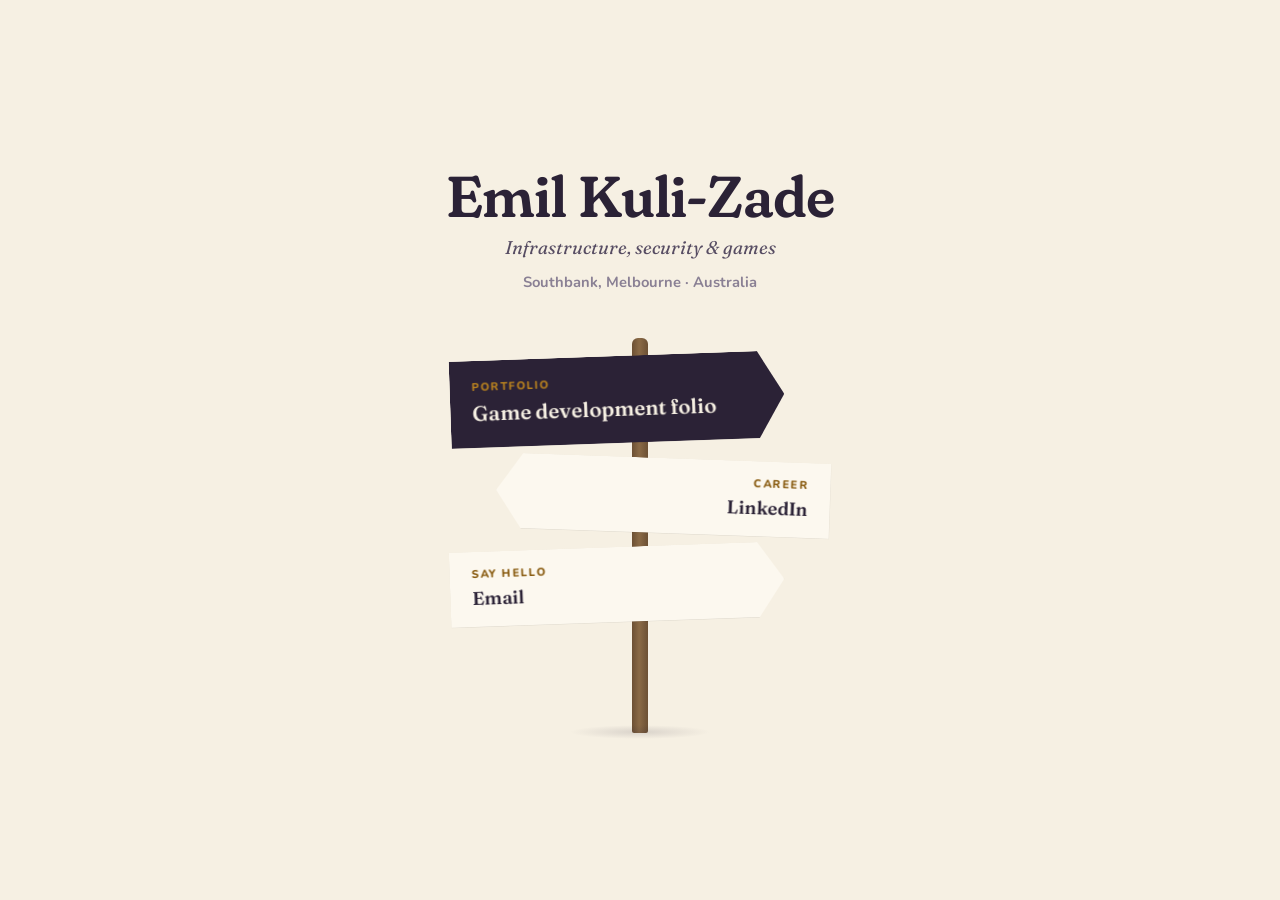
<file: index.html>
<!doctype html>
<html lang="en-AU">
<head>
  <meta charset="utf-8">
  <meta name="viewport" content="width=device-width, initial-scale=1">
  <title>Emil Kuli-Zade</title>
  <meta name="description" content="Emil Kuli-Zade: engineer in Melbourne, Australia. Infrastructure, security and games.">
  <link rel="canonical" href="https://emil.kuli-zade.com/">
  <meta property="og:type" content="website">
  <meta property="og:url" content="https://emil.kuli-zade.com/">
  <meta property="og:title" content="Emil Kuli-Zade">
  <meta property="og:description" content="Engineer in Melbourne, Australia. Infrastructure, security and games.">
  <meta property="og:image" content="https://emil.kuli-zade.com/assets/og-folio.png">
  <meta name="twitter:card" content="summary_large_image">
  <meta name="theme-color" content="#f6f0e3" media="(prefers-color-scheme: light)">
  <meta name="theme-color" content="#13112a" media="(prefers-color-scheme: dark)">
  <link rel="icon" href="/favicon.svg" type="image/svg+xml">
  <link rel="apple-touch-icon" href="/apple-touch-icon.png">
  <link rel="preconnect" href="https://fonts.googleapis.com">
  <link rel="preconnect" href="https://fonts.gstatic.com" crossorigin>
  <link rel="stylesheet" href="https://fonts.googleapis.com/css2?family=Fraunces:ital,opsz,wght,SOFT,WONK@0,9..144,400..700,0..100,0..1;1,9..144,400..700,0..100,0..1&family=Nunito:wght@400..800&display=swap">
  <script>
    (function () {
      var t = null;
      try { t = localStorage.getItem('folio.theme'); } catch (e) {}
      if (t === 'day' || t === 'night') document.documentElement.setAttribute('data-theme', t);
    })();
  </script>
  <style>
    :root {
      --paper: #f6f0e3; --card: #fcf8ef; --ink: #2b2236; --ink-2: #574d63; --ink-3: #8a8094;
      --line: rgba(43, 34, 54, .14); --gold: #b8811f; --gold-ink: #87590d; --wood: #8a6a46; --wood-dark: #6c5034;
      color-scheme: light;
    }
    :root[data-theme="night"] {
      --paper: #13112a; --card: #1e1b40; --ink: #f1e8d6; --ink-2: #c6bdd2; --ink-3: #9088a6;
      --line: rgba(241, 232, 214, .14); --gold: #e7b75f; --gold-ink: #f0c674; --wood: #a5825a; --wood-dark: #7a5c3c;
      color-scheme: dark;
    }
    @media (prefers-color-scheme: dark) {
      :root:not([data-theme]) {
        --paper: #13112a; --card: #1e1b40; --ink: #f1e8d6; --ink-2: #c6bdd2; --ink-3: #9088a6;
        --line: rgba(241, 232, 214, .14); --gold: #e7b75f; --gold-ink: #f0c674; --wood: #a5825a; --wood-dark: #7a5c3c;
        color-scheme: dark;
      }
    }
    * { box-sizing: border-box; }
    html, body { height: 100%; }
    body {
      margin: 0; background: var(--paper); color: var(--ink);
      font: 400 1.0625rem/1.6 "Nunito", "Segoe UI", system-ui, sans-serif;
      display: grid; place-items: center; padding: 32px 16px;
    }
    main { width: min(560px, 100%); text-align: center; }
    h1 {
      font-family: "Fraunces", Georgia, serif; font-variation-settings: "SOFT" 100, "WONK" 1;
      font-weight: 600; font-size: clamp(2.4rem, 8vw, 3.6rem); line-height: 1.05; letter-spacing: -.015em; margin: 0 0 .4rem;
    }
    .sub { font-family: "Fraunces", Georgia, serif; font-style: italic; color: var(--ink-2); font-size: 1.15rem; margin: 0; }
    .place { color: var(--ink-3); font-weight: 700; font-size: .92rem; margin: .5rem 0 0; }

    /* The signpost: every path on this site gets a board. */
    .post { position: relative; margin: 44px auto 0; width: min(380px, 100%); padding: 18px 0 70px; }
    .post::before {
      content: ""; position: absolute; left: 50%; top: 0; bottom: 0; width: 16px; margin-left: -8px;
      background: linear-gradient(90deg, var(--wood-dark), var(--wood) 45%, var(--wood-dark)); border-radius: 6px 6px 2px 2px;
    }
    .post::after {
      content: ""; position: absolute; left: 50%; bottom: -6px; width: 140px; height: 14px; margin-left: -70px;
      background: radial-gradient(closest-side, var(--line), transparent); border-radius: 50%;
    }
    .boards { list-style: none; margin: 0; padding: 0; display: grid; gap: 14px; position: relative; }
    .board {
      --tilt: -2deg;
      position: relative; display: flex; align-items: center; gap: 10px;
      width: 88%; padding: 14px 40px 14px 22px;
      background: var(--card); color: var(--ink); text-decoration: none;
      font-family: "Fraunces", Georgia, serif; font-weight: 600; font-size: 1.15rem; text-align: left;
      clip-path: polygon(0 0, calc(100% - 26px) 0, 100% 50%, calc(100% - 26px) 100%, 0 100%);
      filter: drop-shadow(0 6px 10px rgba(0, 0, 0, .15));
      transform: rotate(var(--tilt)); transform-origin: 50% 50%;
      transition: transform .35s cubic-bezier(.3, 1.6, .5, 1);
      border: 0;
    }
    .board small { display: block; font-family: "Nunito", system-ui, sans-serif; font-weight: 800; font-size: .7rem; letter-spacing: .14em; text-transform: uppercase; color: var(--gold-ink); }
    .board.left {
      margin-left: auto; padding: 14px 22px 14px 40px; text-align: right; justify-content: flex-end; --tilt: 2deg;
      clip-path: polygon(26px 0, 100% 0, 100% 100%, 26px 100%, 0 50%);
    }
    .board.main { background: var(--ink); color: var(--paper); font-size: 1.3rem; padding-block: 18px; }
    .board.main small { color: var(--gold); }
    .board:hover, .board:focus-visible { transform: rotate(0) translateX(6px); }
    .board.left:hover, .board.left:focus-visible { transform: rotate(0) translateX(-6px); }
    .board:focus-visible { outline: none; filter: drop-shadow(0 0 0 var(--gold)) drop-shadow(0 0 6px var(--gold)); }
    button.board { cursor: pointer; font: inherit; font-family: "Fraunces", Georgia, serif; font-weight: 600; font-size: 1.15rem; }
    .reveal-mail { position: relative; margin: 14px 0 0; min-height: 1.6em; font-weight: 700; }
    .reveal-mail a { color: var(--gold-ink); background: var(--card); padding: 6px 14px; border-radius: 999px; box-shadow: 0 4px 12px rgba(0, 0, 0, .1); }
    footer { margin-top: 36px; font-size: .85rem; color: var(--ink-3); }
    @media (prefers-reduced-motion: reduce) { .board { transition: none; } }
  </style>
</head>
<body>
  <main>
    <h1>Emil Kuli-Zade</h1>
    <p class="sub">Infrastructure, security &amp; games</p>
    <p class="place">Southbank, Melbourne · Australia</p>

    <nav class="post" aria-label="Where to next">
      <ul class="boards">
        <li><a class="board main" href="/folio/"><span><small>Portfolio</small>Game development folio</span></a></li>
        <li><a class="board left" href="https://www.linkedin.com/in/emil-kuli-zade/" rel="noopener"><span><small>Career</small>LinkedIn</span></a></li>
        <li><button class="board" type="button" id="mail-board"><span><small>Say hello</small>Email</span></button></li>
      </ul>
      <p class="reveal-mail" id="mail-reveal" aria-live="polite"></p>
    </nav>
  </main>

  <script>
    document.getElementById('mail-board').addEventListener('click', function () {
      var a = ['emil', 'kuli-zade.com'].join('@');
      var p = document.getElementById('mail-reveal');
      p.innerHTML = '';
      var link = document.createElement('a');
      link.href = 'mailto:' + a;
      link.textContent = a;
      p.appendChild(link);
      link.focus();
    });
  </script>
</body>
</html>
</file>
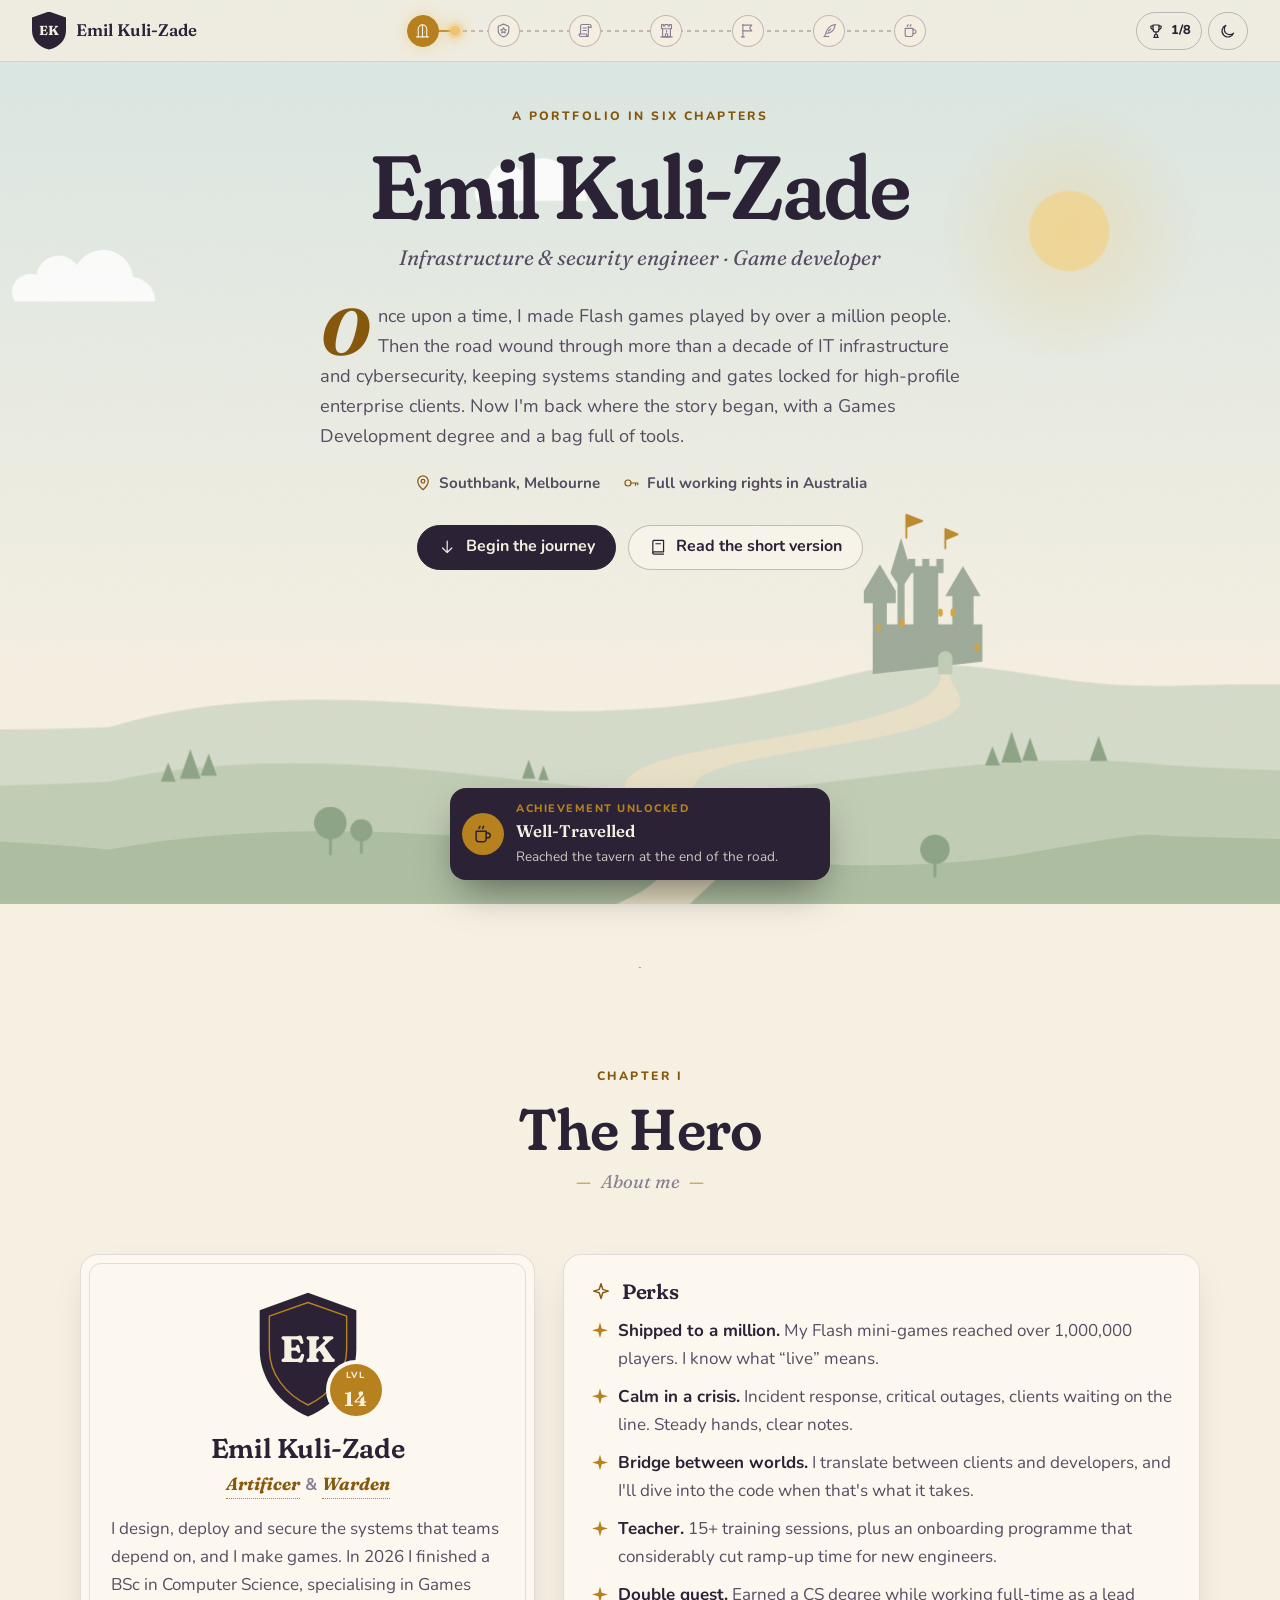
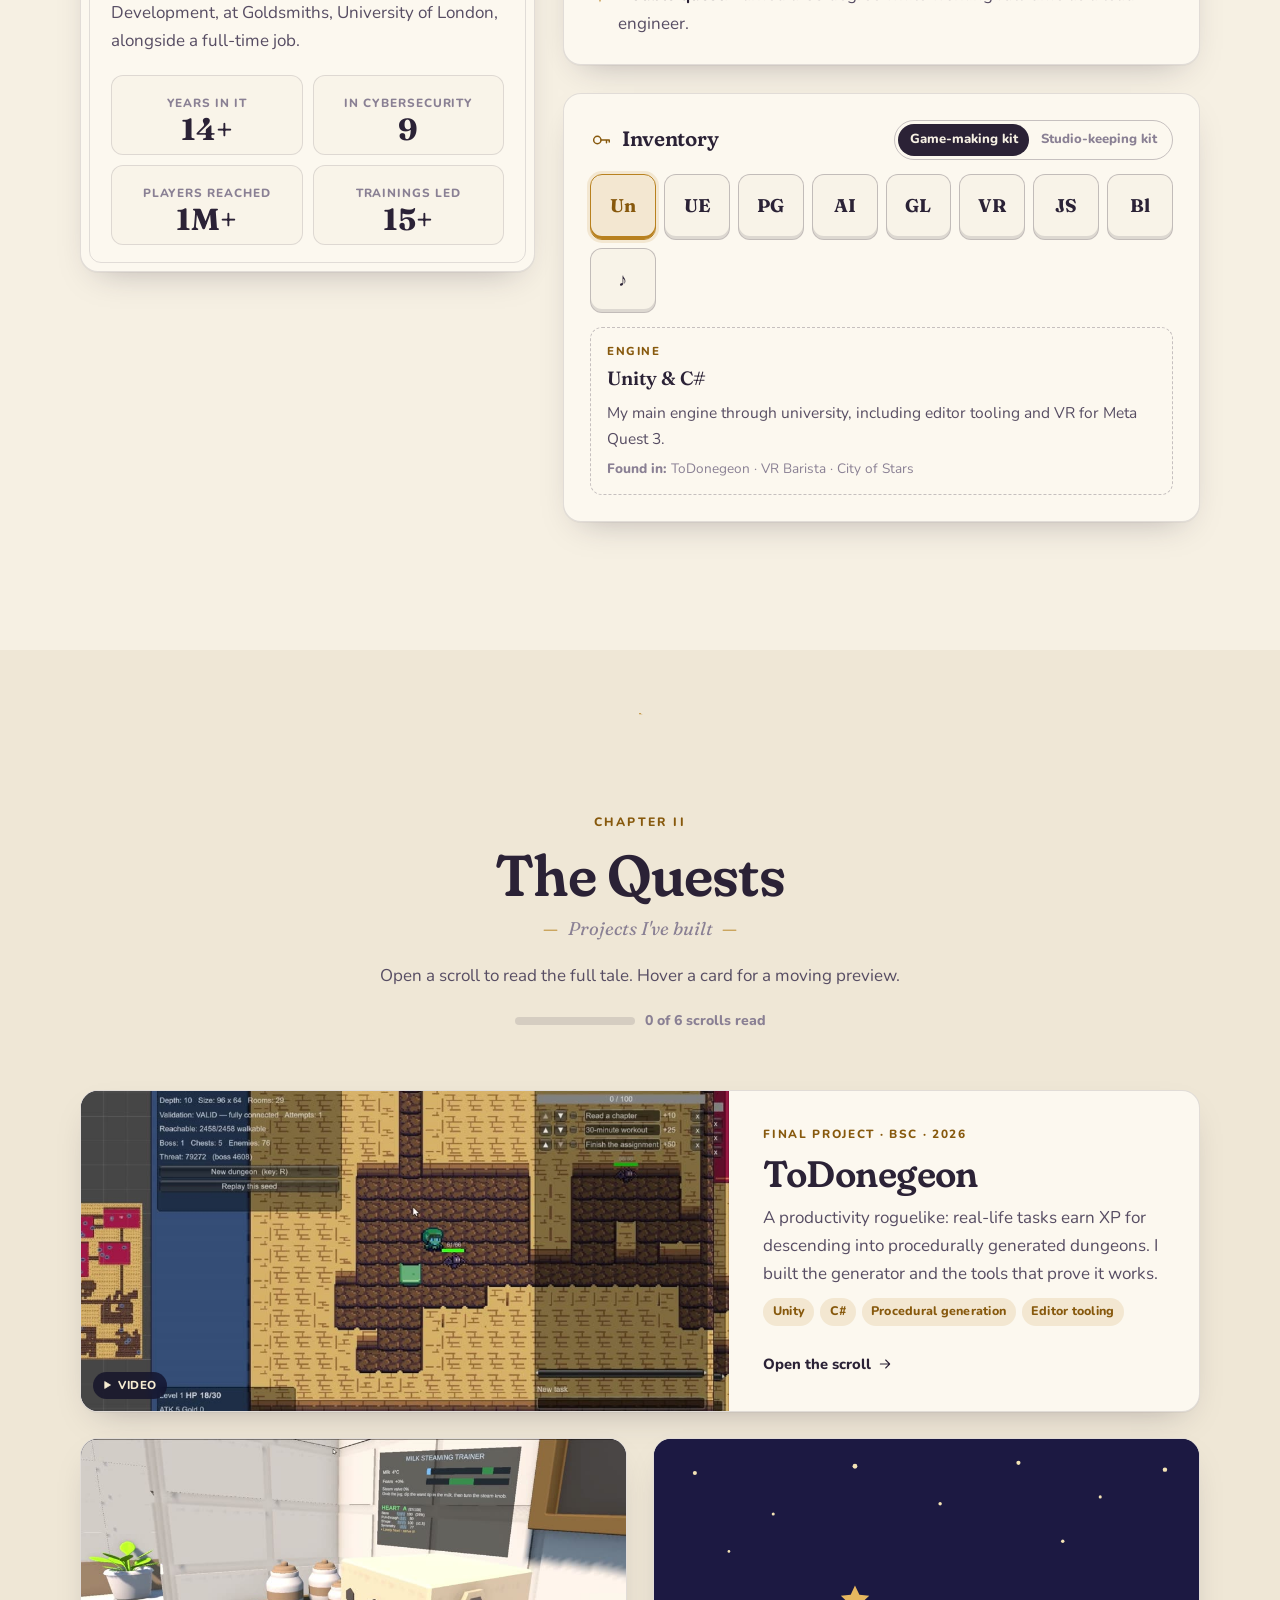
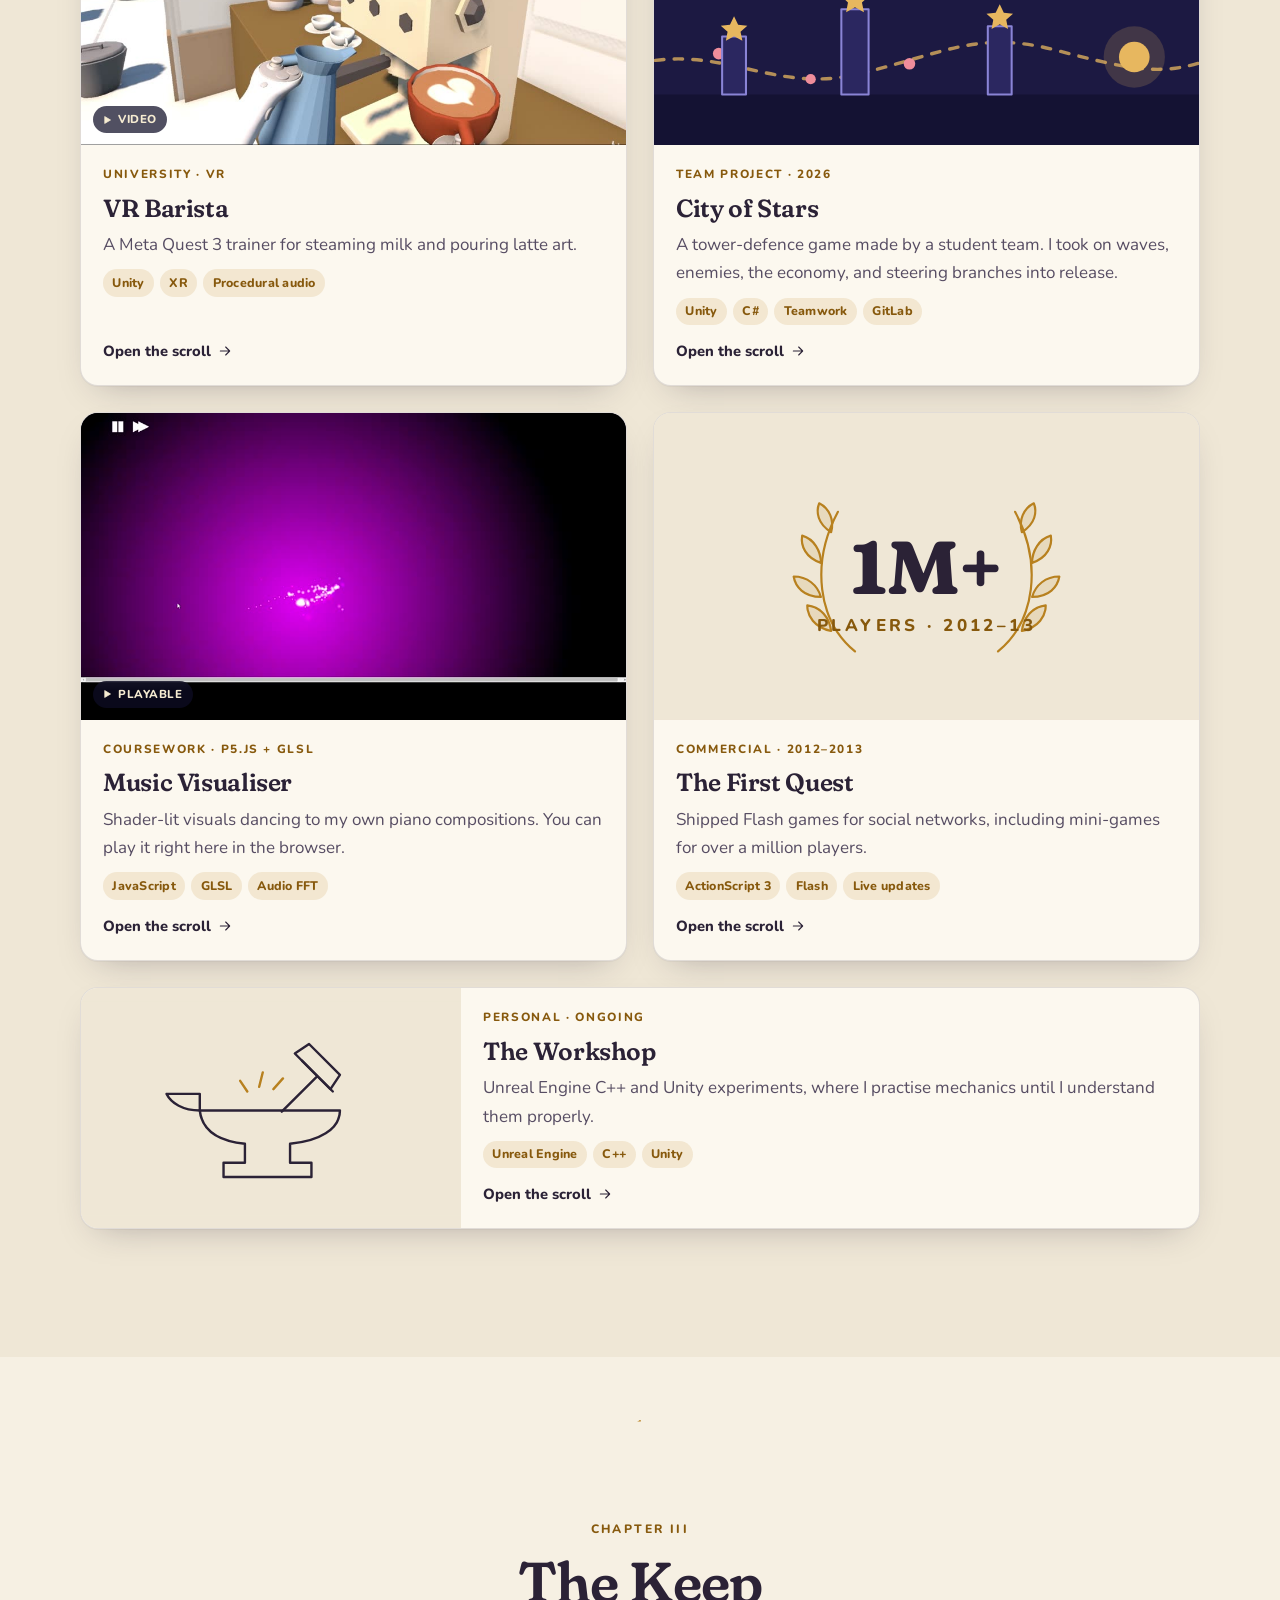
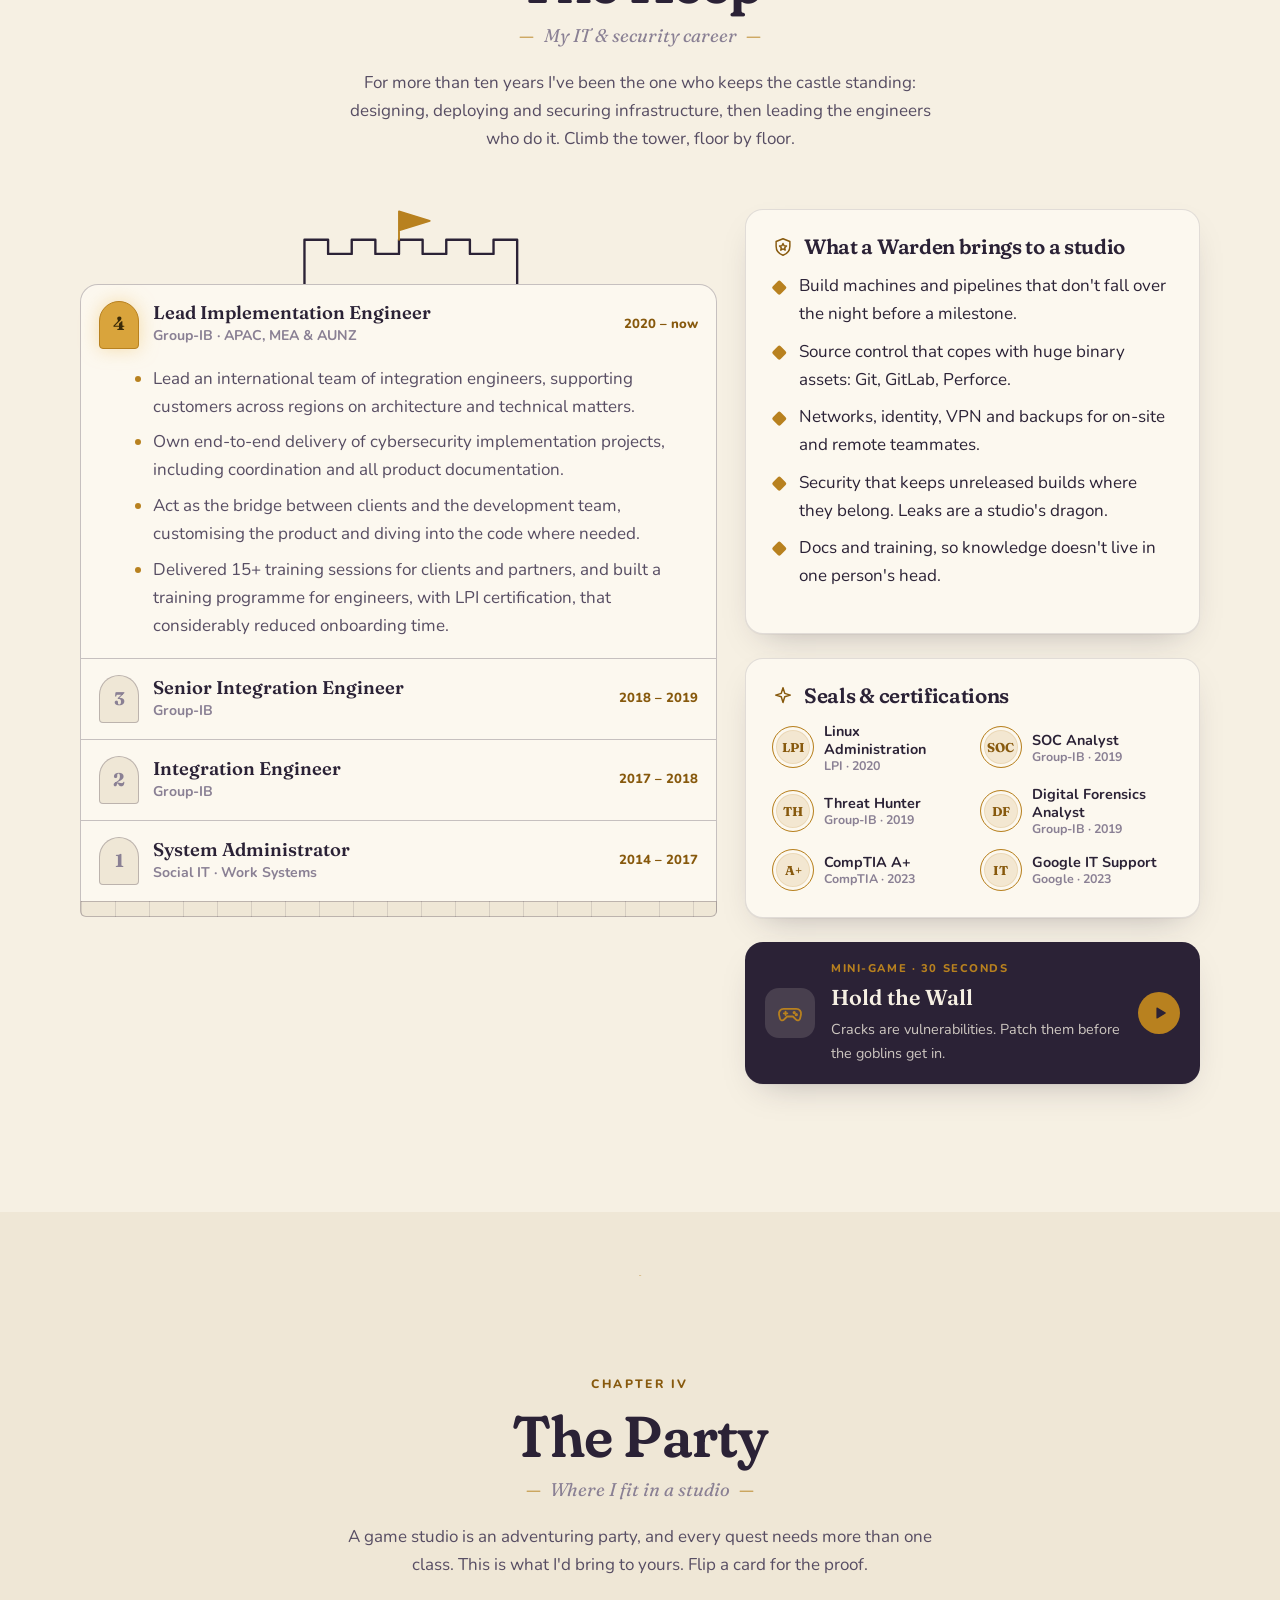
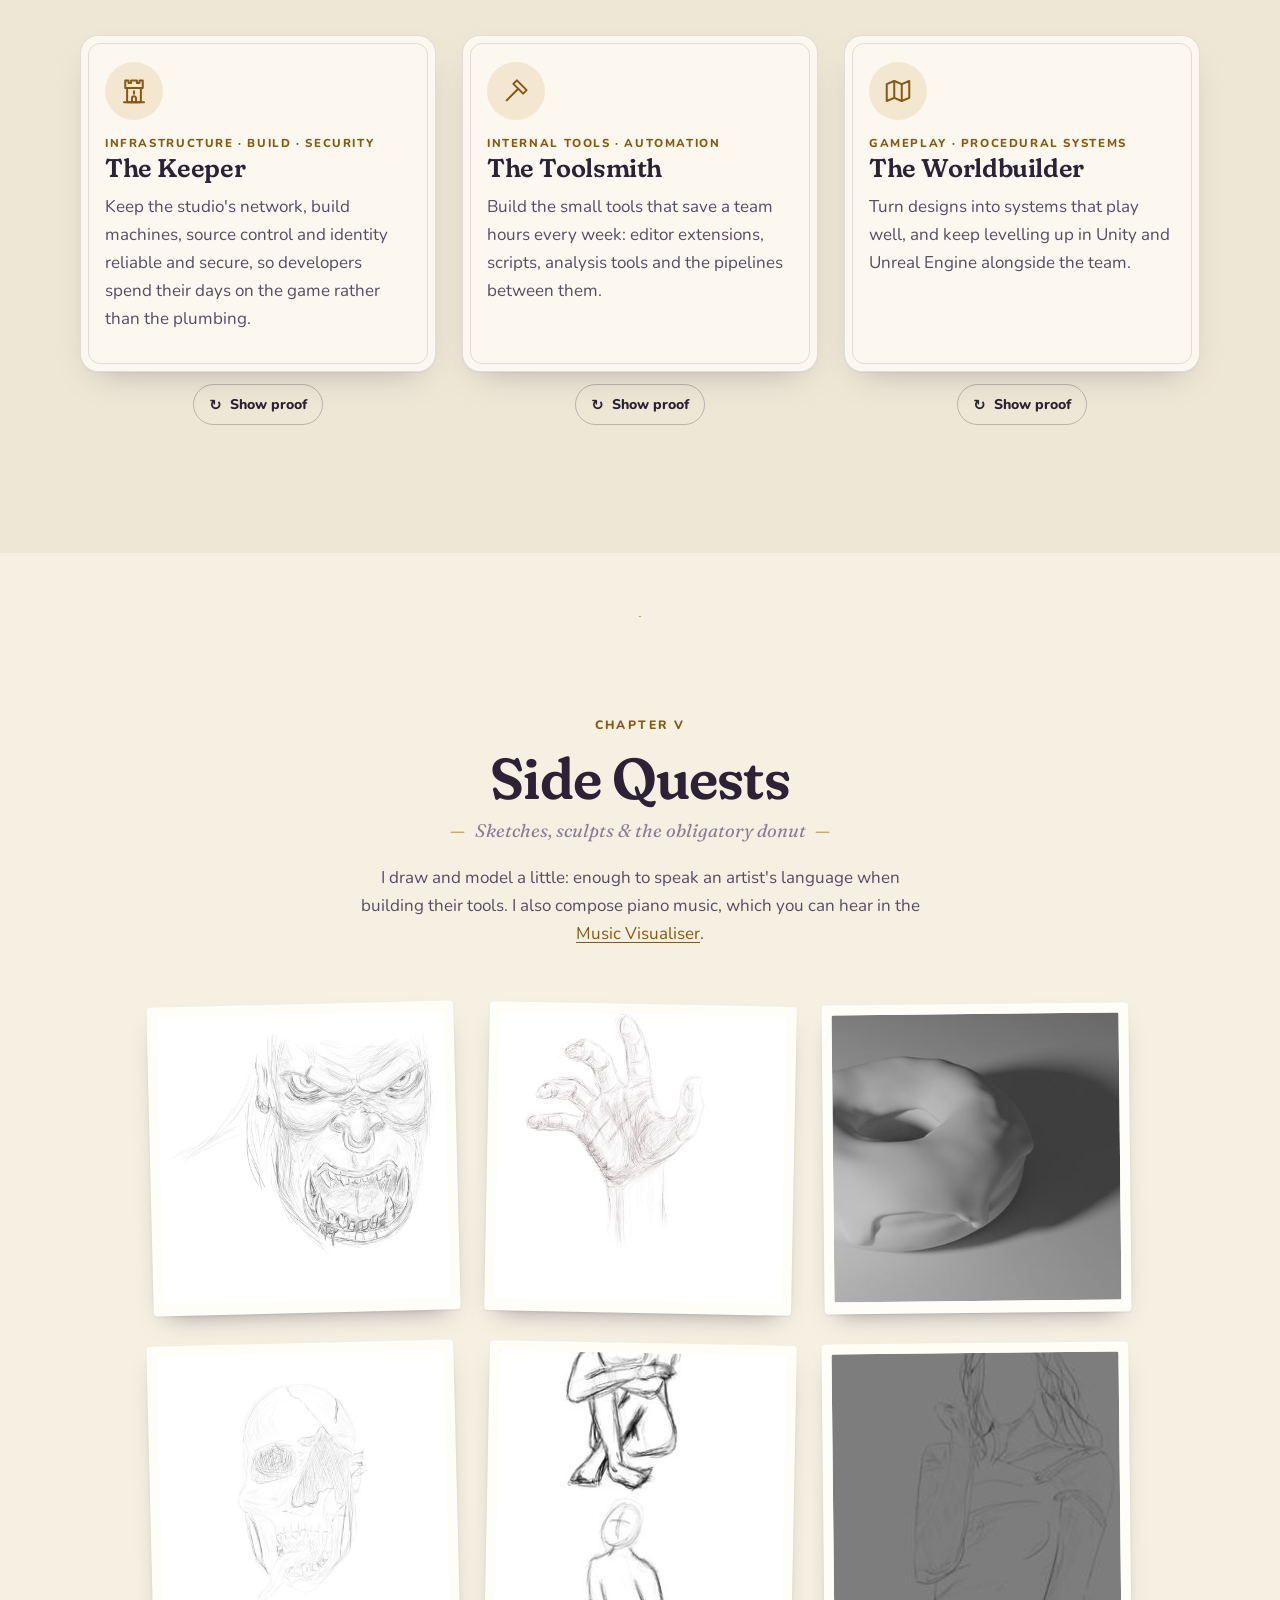
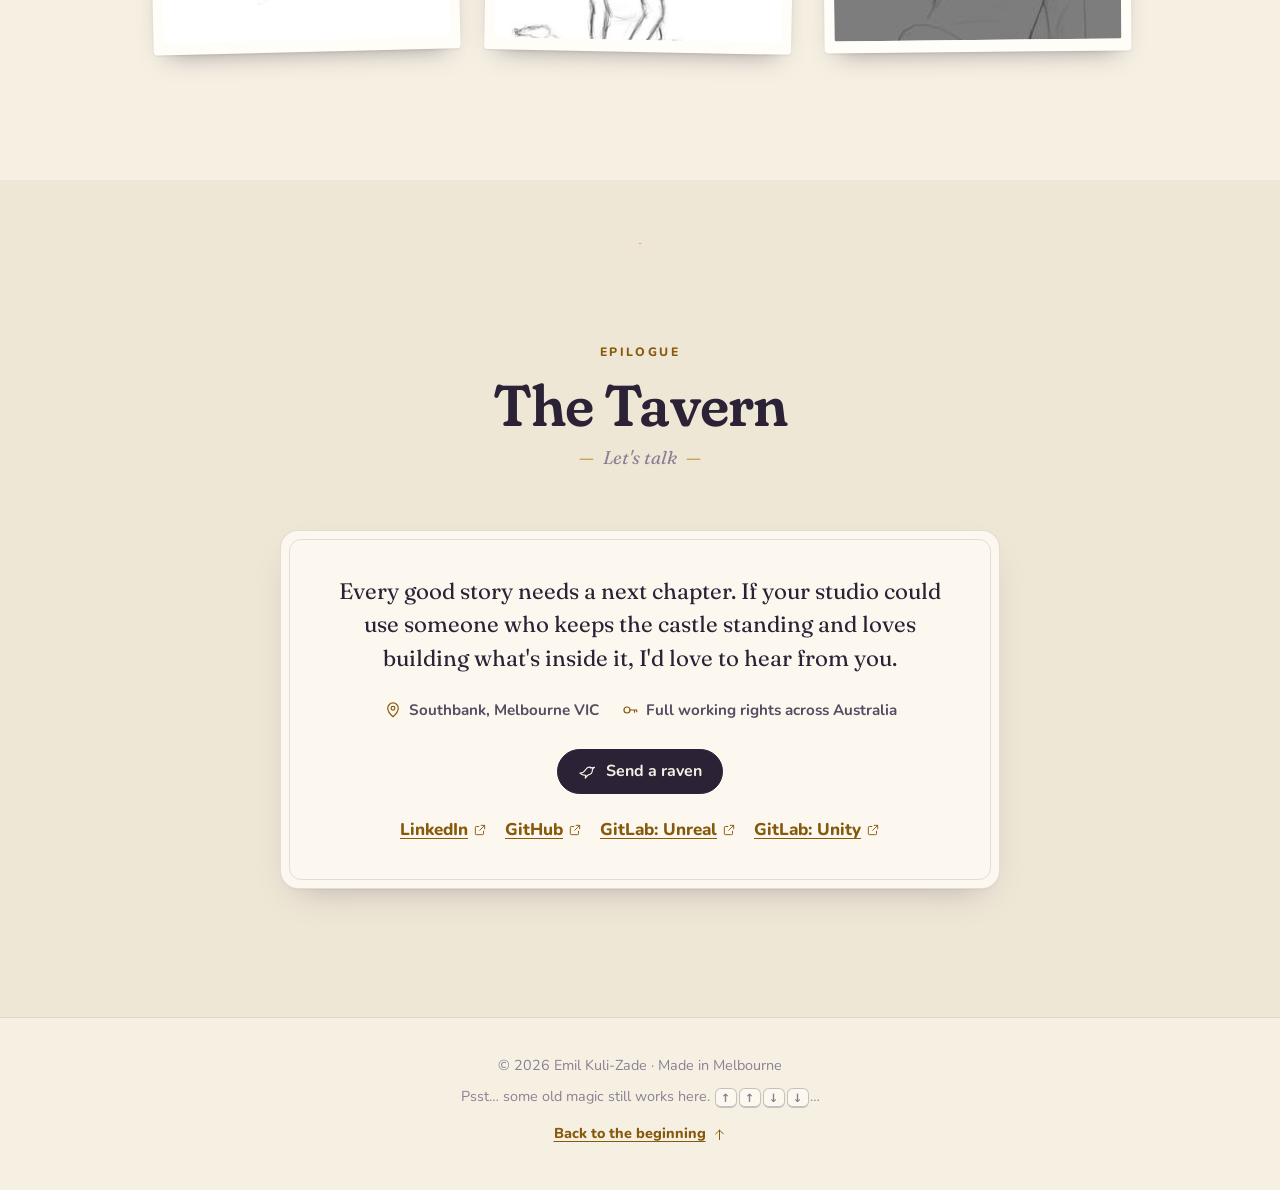
<file: folio/index.html>
<!doctype html>
<html lang="en-AU">
<head>
  <meta charset="utf-8">
  <meta name="viewport" content="width=device-width, initial-scale=1">
  <title>Emil Kuli-Zade · Game Development Folio</title>
  <meta name="description" content="Game developer with 14+ years in IT infrastructure and cybersecurity. BSc Computer Science (Games Development), Goldsmiths, University of London. Based in Melbourne, with full working rights across Australia.">
  <link rel="canonical" href="https://emil.kuli-zade.com/folio/">
  <meta name="theme-color" content="#f6f0e3" media="(prefers-color-scheme: light)">
  <meta name="theme-color" content="#13112a" media="(prefers-color-scheme: dark)">

  <meta property="og:type" content="website">
  <meta property="og:url" content="https://emil.kuli-zade.com/folio/">
  <meta property="og:title" content="Emil Kuli-Zade · Game Development Folio">
  <meta property="og:description" content="A portfolio in six chapters: games, tools, and fourteen years of keeping castles standing. Melbourne, Australia.">
  <meta property="og:image" content="https://emil.kuli-zade.com/assets/og-folio.png">
  <meta name="twitter:card" content="summary_large_image">

  <link rel="icon" href="/favicon.svg" type="image/svg+xml">
  <link rel="apple-touch-icon" href="/apple-touch-icon.png">

  <link rel="preconnect" href="https://fonts.googleapis.com">
  <link rel="preconnect" href="https://fonts.gstatic.com" crossorigin>
  <link rel="stylesheet" href="https://fonts.googleapis.com/css2?family=Fraunces:ital,opsz,wght,SOFT,WONK@0,9..144,400..700,0..100,0..1;1,9..144,400..700,0..100,0..1&family=Nunito:ital,wght@0,400..800;1,400..700&display=swap">
  <link rel="stylesheet" href="assets/css/folio.css">

  <script>
    // Set the time of day before first paint so the page never flashes the wrong theme.
    (function () {
      var t = null;
      try { t = localStorage.getItem('folio.theme'); } catch (e) {}
      if (t !== 'day' && t !== 'night') {
        t = window.matchMedia && matchMedia('(prefers-color-scheme: dark)').matches ? 'night' : 'day';
      }
      document.documentElement.setAttribute('data-theme', t);
      document.documentElement.classList.add('js');
    })();
  </script>
  <script type="application/ld+json">
  {
    "@context": "https://schema.org",
    "@type": "Person",
    "name": "Emil Kuli-Zade",
    "url": "https://emil.kuli-zade.com/folio/",
    "jobTitle": "Infrastructure & security engineer, game developer",
    "address": { "@type": "PostalAddress", "addressLocality": "Melbourne", "addressRegion": "VIC", "addressCountry": "AU" },
    "alumniOf": "Goldsmiths, University of London",
    "sameAs": ["https://www.linkedin.com/in/emil-kuli-zade/", "https://github.com/DunnoGuy"]
  }
  </script>
</head>
<body>
  <a class="skip-link" href="#hero">Skip to content</a>

  <!-- Icon sprite: hand-drawn-ish line icons, 24×24, stroke-based -->
  <svg width="0" height="0" class="sprite" aria-hidden="true" focusable="false">
    <defs>
      <symbol id="i-door" viewBox="0 0 24 24"><path d="M6 21V10a6 6 0 0 1 12 0v11"/><path d="M3.5 21h17"/><path d="M12 4v17"/><circle cx="14.6" cy="14" r=".7" fill="currentColor" stroke="none"/></symbol>
      <symbol id="i-shield" viewBox="0 0 24 24"><path d="M12 3l7.5 3v5.2c0 4.6-3.1 8.3-7.5 9.8-4.4-1.5-7.5-5.2-7.5-9.8V6z"/><path d="M12 8.2l1.2 2.4 2.6.4-1.9 1.8.5 2.6-2.4-1.3-2.4 1.3.5-2.6-1.9-1.8 2.6-.4z"/></symbol>
      <symbol id="i-scroll" viewBox="0 0 24 24"><path d="M7.5 3.5h10a2.5 2.5 0 0 1 2.5 2.5v1.5h-4"/><path d="M16 6v12a2.5 2.5 0 0 1-2.5 2.5h-8A2.5 2.5 0 0 1 3 18v-1h10.5v1a2.5 2.5 0 0 0 2.5 2.5"/><path d="M7.5 3.5A2.5 2.5 0 0 0 5 6v11"/><path d="M8.5 8.5h4.5M8.5 12h4.5"/></symbol>
      <symbol id="i-tower" viewBox="0 0 24 24"><path d="M5 9.5V3.5h2.6v2h2.1v-2h4.6v2h2.1v-2H19v6z"/><path d="M6.5 9.5V21h11V9.5"/><path d="M10.4 21v-3.2a1.6 1.6 0 0 1 3.2 0V21"/><path d="M12 12.2v2"/><path d="M4 21h16"/></symbol>
      <symbol id="i-flag" viewBox="0 0 24 24"><path d="M5.5 21V3.5"/><path d="M5.5 4.5h12.5l-3 4 3 4H5.5"/><path d="M3.5 21h4"/></symbol>
      <symbol id="i-quill" viewBox="0 0 24 24"><path d="M20 3.5C13 4.5 8.2 9.5 6.3 17.2L5 20.5"/><path d="M20 3.5c-.6 6.7-4.9 11.6-11.8 12.6"/><path d="M10.5 13l3.2-3.2"/><path d="M4 20.5h7"/></symbol>
      <symbol id="i-mug" viewBox="0 0 24 24"><path d="M4.5 9h11v8.5a3 3 0 0 1-3 3h-5a3 3 0 0 1-3-3z"/><path d="M15.5 11h1.7a2.6 2.6 0 0 1 0 5.2h-1.7"/><path d="M7.5 6c0-1.2 1.2-1.2 1.2-2.5M11.5 6c0-1.2 1.2-1.2 1.2-2.5"/></symbol>
      <symbol id="i-trophy" viewBox="0 0 24 24"><path d="M8 4h8v5.5a4 4 0 0 1-8 0z"/><path d="M8 5.5H5.2a3.2 3.2 0 0 0 3.2 4.3M16 5.5h2.8a3.2 3.2 0 0 1-3.2 4.3"/><path d="M12 13.5v3.5M9 20.5h6M10 17h4v3.5h-4z"/></symbol>
      <symbol id="i-sun" viewBox="0 0 24 24"><circle cx="12" cy="12" r="4.2"/><path d="M12 2.5v2.2M12 19.3v2.2M2.5 12h2.2M19.3 12h2.2M5.3 5.3l1.6 1.6M17.1 17.1l1.6 1.6M5.3 18.7l1.6-1.6M17.1 6.9l1.6-1.6"/></symbol>
      <symbol id="i-moon" viewBox="0 0 24 24"><path d="M19.5 14.8A8 8 0 1 1 9.2 4.5a6.4 6.4 0 0 0 10.3 10.3z"/></symbol>
      <symbol id="i-play" viewBox="0 0 24 24"><path d="M8 5.5l11 6.5-11 6.5z" fill="currentColor"/></symbol>
      <symbol id="i-close" viewBox="0 0 24 24"><path d="M6 6l12 12M18 6L6 18"/></symbol>
      <symbol id="i-down" viewBox="0 0 24 24"><path d="M12 4v15M6 13l6 6 6-6"/></symbol>
      <symbol id="i-left" viewBox="0 0 24 24"><path d="M19 12H5M11 6l-6 6 6 6"/></symbol>
      <symbol id="i-right" viewBox="0 0 24 24"><path d="M5 12h14M13 6l6 6-6 6"/></symbol>
      <symbol id="i-external" viewBox="0 0 24 24"><path d="M14 4h6v6M20 4l-8.5 8.5"/><path d="M18 14v4.5A1.5 1.5 0 0 1 16.5 20h-11A1.5 1.5 0 0 1 4 18.5v-11A1.5 1.5 0 0 1 5.5 6H10"/></symbol>
      <symbol id="i-pin" viewBox="0 0 24 24"><path d="M12 21s-7-6.1-7-11.4a7 7 0 0 1 14 0C19 14.9 12 21 12 21z"/><circle cx="12" cy="9.6" r="2.5"/></symbol>
      <symbol id="i-key" viewBox="0 0 24 24"><circle cx="8" cy="12" r="4"/><path d="M12 12h9M18 12v3M21 12v2.2"/></symbol>
      <symbol id="i-mail" viewBox="0 0 24 24"><rect x="3" y="5.5" width="18" height="13" rx="2"/><path d="M3.5 7l8.5 6 8.5-6"/></symbol>
      <symbol id="i-raven" viewBox="0 0 24 24"><path d="M2.5 14.5c3.2.2 5.6-1.5 7.4-4.4 1.6-2.6 4.1-3.8 6.6-3l1.5.5 3.5-.6-2.6 2.3c.3 3.7-2 7-6.1 7.9l-3.3 3.8.6-3.6c-3.3-.2-5.9-1.2-7.6-2.9z"/><circle cx="16.4" cy="8.4" r=".6" fill="currentColor" stroke="none"/></symbol>
      <symbol id="i-hammer" viewBox="0 0 24 24"><path d="M12.7 3.5l7.8 7.8-2.8 2.8-7.8-7.8z"/><path d="M13.8 10.2L4.5 19.5"/></symbol>
      <symbol id="i-map" viewBox="0 0 24 24"><path d="M3 6.5l6-2.5 6 2.5 6-2.5v13.5l-6 2.5-6-2.5-6 2.5z"/><path d="M9 4v13.5M15 6.5V20"/></symbol>
      <symbol id="i-sparkle" viewBox="0 0 24 24"><path d="M12 3l1.9 6.1L20 11l-6.1 1.9L12 19l-1.9-6.1L4 11l6.1-1.9z"/></symbol>
      <symbol id="i-book" viewBox="0 0 24 24"><path d="M5 4.5A1.5 1.5 0 0 1 6.5 3H19v15H6.5A1.5 1.5 0 0 0 5 19.5z"/><path d="M5 19.5A1.5 1.5 0 0 0 6.5 21H19"/><path d="M9 7.5h6"/></symbol>
      <symbol id="i-copy" viewBox="0 0 24 24"><rect x="8.5" y="8.5" width="11.5" height="11.5" rx="2"/><path d="M15.5 8.5V5.5a1.5 1.5 0 0 0-1.5-1.5H5.5A1.5 1.5 0 0 0 4 5.5V14a1.5 1.5 0 0 0 1.5 1.5h3"/></symbol>
      <symbol id="i-check" viewBox="0 0 24 24"><path d="M5 12.5l4.5 4.5L19 7.5"/></symbol>
      <symbol id="i-heart" viewBox="0 0 24 24"><path d="M12 20s-7.5-4.6-7.5-10A4.3 4.3 0 0 1 12 7.4 4.3 4.3 0 0 1 19.5 10c0 5.4-7.5 10-7.5 10z"/></symbol>
      <symbol id="i-pad" viewBox="0 0 24 24"><path d="M6.5 8.5h11a4 4 0 0 1 3.9 4.9l-.8 3.4a2 2 0 0 1-3.4.9L14.5 15h-5l-2.7 2.7a2 2 0 0 1-3.4-.9l-.8-3.4a4 4 0 0 1 3.9-4.9z"/><path d="M8.2 10.8v3M6.7 12.3h3"/><circle cx="15.6" cy="11.6" r=".6" fill="currentColor"/><circle cx="17.4" cy="13.4" r=".6" fill="currentColor"/></symbol>
      <symbol id="i-lantern" viewBox="0 0 24 24"><path d="M9 5.5h6M12 2.5v3"/><path d="M8 7.5h8l-1 10H9z"/><path d="M7 20.5h10M9.5 17.5v3M14.5 17.5v3"/><circle cx="12" cy="12.5" r="1.8" fill="currentColor" stroke="none"/></symbol>
      <symbol id="i-lock" viewBox="0 0 24 24"><rect x="5" y="10.5" width="14" height="10" rx="2"/><path d="M8 10.5V7.5a4 4 0 0 1 8 0v3"/></symbol>
    </defs>
  </svg>

  <!-- ===================== HUD ===================== -->
  <header class="hud" id="hud">
    <a class="brand" href="#prologue" aria-label="Back to the start">
      <span class="brand-crest" aria-hidden="true">EK</span>
      <span class="brand-name">Emil Kuli-Zade</span>
    </a>

    <nav class="journey" aria-label="Chapters">
      <div class="journey-track" aria-hidden="true">
        <span class="journey-fill"></span>
        <span class="journey-token"></span>
      </div>
      <ol class="journey-stops">
        <li><a href="#prologue" data-label="Prologue"><svg><use href="#i-door"/></svg><span class="sr-only">Prologue</span></a></li>
        <li><a href="#hero" data-label="I · The Hero"><svg><use href="#i-shield"/></svg><span class="sr-only">Chapter I: The Hero, about me</span></a></li>
        <li><a href="#quests" data-label="II · The Quests"><svg><use href="#i-scroll"/></svg><span class="sr-only">Chapter II: The Quests, projects</span></a></li>
        <li><a href="#keep" data-label="III · The Keep"><svg><use href="#i-tower"/></svg><span class="sr-only">Chapter III: The Keep, IT and security career</span></a></li>
        <li><a href="#party" data-label="IV · The Party"><svg><use href="#i-flag"/></svg><span class="sr-only">Chapter IV: The Party, where I fit in a studio</span></a></li>
        <li><a href="#side-quests" data-label="V · Side Quests"><svg><use href="#i-quill"/></svg><span class="sr-only">Chapter V: Side Quests, art</span></a></li>
        <li><a href="#tavern" data-label="Epilogue · The Tavern"><svg><use href="#i-mug"/></svg><span class="sr-only">Epilogue: The Tavern, contact</span></a></li>
      </ol>
    </nav>

    <div class="hud-actions">
      <button class="hud-btn" type="button" id="ach-btn" aria-label="Achievements">
        <svg><use href="#i-trophy"/></svg><span class="hud-count" id="ach-count">0/8</span>
      </button>
      <button class="hud-btn" type="button" id="theme-btn" aria-label="Switch to night">
        <svg class="when-day"><use href="#i-moon"/></svg>
        <svg class="when-night"><use href="#i-sun"/></svg>
      </button>
    </div>
  </header>

  <main id="top">
    <!-- ===================== PROLOGUE ===================== -->
    <section class="prologue" id="prologue" data-chapter>
      <div class="scene" aria-hidden="true">
        <svg class="sky-svg" viewBox="0 0 1440 900" preserveAspectRatio="xMaxYMin slice">
          <defs>
            <radialGradient id="g-glow" cx="50%" cy="50%" r="50%">
              <stop offset="0" stop-color="var(--glow)" stop-opacity=".5"/>
              <stop offset="1" stop-color="var(--glow)" stop-opacity="0"/>
            </radialGradient>
            <mask id="m-moon"><circle cx="1230" cy="230" r="34" fill="#fff"/><circle cx="1247" cy="219" r="30" fill="#000"/></mask>
          </defs>
          <g class="layer stars" data-depth="0.06"></g>
          <g class="layer sky-body" data-depth="0.1">
            <circle class="sky-halo" cx="1230" cy="230" r="130" fill="url(#g-glow)"/>
            <g class="sun"><circle cx="1230" cy="230" r="40"/></g>
            <g class="moon"><circle cx="1230" cy="230" r="34" mask="url(#m-moon)"/></g>
          </g>
          <g class="layer clouds" data-depth="0.14">
            <path class="cloud c1" d="M180 300h140a24 24 0 0 0-22-24 30 30 0 0 0-56-12 22 22 0 0 0-40 10 18 18 0 0 0-22 26z"/>
            <path class="cloud c2" d="M640 200h110a20 20 0 0 0-18-20 26 26 0 0 0-48-10 18 18 0 0 0-32 8 15 15 0 0 0-12 22z"/>
          </g>
        </svg>
        <!-- Landscape: hills run far past the viewBox so wide screens never see an edge. -->
        <svg class="scene-svg" id="scene-svg" viewBox="0 130 1440 510" preserveAspectRatio="xMidYMax meet">
          <g class="layer" data-depth="0.22">
            <path class="hill-far" d="M-1600 380C-1100 340-500 420 0 400C160 352 330 360 480 372S760 380 900 352S1040 312 1140 316S1300 346 1440 344C1900 330 2400 400 3040 370V640H-1600Z"/>
            <!-- castle silhouette on the far hill -->
            <g class="castle" transform="translate(200 4) translate(934 324) scale(1.2) translate(-934 -324)">
              <path d="M852 324V244h-10v-14l18-30 18 30v14h-10v24h20v-46h-8l-8-12 12-40 12 40-8 12h-8v46h18v-58h-6v-16h8v8h8v-8h8v8h8v-8h8v16h-6v58h16v-32h-8l20-34 20 34h-8v32h10v42z"/>
              <path class="flag" d="M890 170v-26l18 7-18 7"/>
              <path class="flag" d="M934 182v-22l14 6-14 6"/>
              <rect class="win" x="883" y="262" width="5" height="9" rx="2.5"/>
              <rect class="win" x="926" y="250" width="5" height="9" rx="2.5"/>
              <rect class="win" x="940" y="250" width="5" height="9" rx="2.5"/>
              <rect class="win" x="967" y="290" width="5" height="8" rx="2.5"/>
              <rect class="win" x="857" y="268" width="4" height="8" rx="2"/>
              <path class="gate" d="M926 324v-18a8 8 0 0 1 16 0v18z"/>
            </g>
          </g>
          <g class="layer" data-depth="0.4">
            <path class="hill-mid" d="M-1600 470C-1000 430-500 500 0 474C150 440 320 446 470 462S760 500 930 480 1260 432 1440 452C1900 480 2500 430 3040 460V640H-1600Z"/>
            <g class="trees">
              <path d="M96 470l14-40 14 40zM124 466l11-30 11 30zM70 474l10-26 10 26z"/>
              <path d="M1210 448l14-42 14 42zM1238 446l11-32 11 32zM1188 452l10-26 10 26zM1330 446l12-34 12 34z"/>
              <path d="M560 470l9-26 9 26zM582 472l7-20 7 20z"/>
            </g>
          </g>
          <g class="layer" data-depth="0.7">
            <path class="hill-near" d="M-1600 560C-1000 590-500 520 0 566C200 528 420 540 620 560S1060 604 1240 572 1400 546 1440 548C2000 560 2500 600 3040 550V640H-1600Z"/>
            <path class="road" d="M1128 330C1128 362 1060 384 960 404S700 440 700 480 780 530 760 580 690 630 660 660H770C800 620 860 590 850 548S770 500 800 470 1010 428 1100 400 1142 352 1140 330Z"/>
            <g class="trees near">
              <circle cx="300" cy="530" r="22"/><path d="M300 548v24"/>
              <circle cx="342" cy="540" r="15"/><path d="M342 552v18"/>
              <circle cx="1120" cy="566" r="20"/><path d="M1120 582v20"/>
            </g>
          </g>
        </svg>
        <canvas class="fireflies" id="fireflies"></canvas>
      </div>

      <div class="prologue-inner">
        <p class="eyebrow reveal">A portfolio in six chapters</p>
        <h1 class="reveal">Emil Kuli-Zade</h1>
        <p class="role-line reveal">Infrastructure &amp; security engineer <span aria-hidden="true">·</span> Game developer</p>
        <p class="story reveal">
          <span class="dropcap" aria-hidden="true">O</span><span class="sr-only">O</span>nce upon a time, I made Flash games played by over a million people.
          Then the road wound through more than a decade of IT infrastructure and cybersecurity, keeping systems standing and gates locked for high-profile enterprise clients.
          Now I'm back where the story began, with a Games Development degree and a bag full of tools.
        </p>
        <ul class="meta reveal">
          <li><svg><use href="#i-pin"/></svg>Southbank, Melbourne</li>
          <li><svg><use href="#i-key"/></svg>Full working rights in Australia</li>
        </ul>
        <div class="cta-row reveal">
          <a class="btn btn-primary" href="#hero"><svg><use href="#i-down"/></svg>Begin the journey</a>
          <button class="btn btn-ghost" type="button" data-open-short><svg><use href="#i-book"/></svg>Read the short version</button>
        </div>
      </div>
      <div class="scene-space" aria-hidden="true"></div>
    </section>

    <!-- ===================== I · THE HERO ===================== -->
    <section class="chapter" id="hero" data-chapter>
      <div class="trail" aria-hidden="true"><svg viewBox="0 0 200 110" preserveAspectRatio="none"><path d="M100 0C40 30 160 70 100 110"/></svg></div>
      <div class="container">
        <header class="chapter-head reveal">
          <p class="eyebrow">Chapter I</p>
          <h2>The Hero</h2>
          <p class="chapter-sub">About me</p>
        </header>

        <div class="sheet">
          <article class="sheet-card reveal">
            <div class="crest" aria-hidden="true">
              <svg viewBox="0 0 120 136"><path d="M60 4l50 18v40c0 32-21 57-50 70C31 119 10 94 10 62V22z"/><path class="crest-inner" d="M60 14l40 14v34c0 26-17 47-40 58-23-11-40-32-40-58V28z"/></svg>
              <span class="crest-letters">EK</span>
              <span class="level" title="14+ years in IT"><small>Lvl</small>14</span>
            </div>
            <h3 class="sheet-name">Emil Kuli-Zade</h3>
            <p class="sheet-class">
              <span class="class-tag" tabindex="0" data-tip="Builds tools, systems and games">Artificer</span>
              <span aria-hidden="true">&amp;</span>
              <span class="class-tag" tabindex="0" data-tip="Nine years in cybersecurity">Warden</span>
            </p>
            <p class="sheet-bio">
              I design, deploy and secure the systems that teams depend on, and I make games.
              In 2026 I finished a BSc in Computer Science, specialising in Games Development, at Goldsmiths, University of London, alongside a full-time job.
            </p>
            <dl class="stats">
              <div><dt>Years in IT</dt><dd>14+</dd></div>
              <div><dt>In cybersecurity</dt><dd>9</dd></div>
              <div><dt>Players reached</dt><dd>1M+</dd></div>
              <div><dt>Trainings led</dt><dd>15+</dd></div>
            </dl>
          </article>

          <div class="sheet-side">
            <section class="panel reveal" aria-labelledby="perks-title">
              <h3 class="panel-title" id="perks-title"><svg><use href="#i-sparkle"/></svg>Perks</h3>
              <ul class="perks">
                <li><b>Shipped to a million.</b> My Flash mini-games reached over 1,000,000 players. I know what “live” means.</li>
                <li><b>Calm in a crisis.</b> Incident response, critical outages, clients waiting on the line. Steady hands, clear notes.</li>
                <li><b>Bridge between worlds.</b> I translate between clients and developers, and I'll dive into the code when that's what it takes.</li>
                <li><b>Teacher.</b> 15+ training sessions, plus an onboarding programme that considerably cut ramp-up time for new engineers.</li>
                <li><b>Double quest.</b> Earned a CS degree while working full-time as a lead engineer.</li>
              </ul>
            </section>

            <section class="panel inventory reveal" aria-labelledby="inv-title">
              <div class="inv-head">
                <h3 class="panel-title" id="inv-title"><svg><use href="#i-key"/></svg>Inventory</h3>
                <div class="tabs" role="tablist" aria-label="Inventory bags">
                  <button role="tab" type="button" id="tab-game" aria-controls="bag-game" aria-selected="true">Game-making kit</button>
                  <button role="tab" type="button" id="tab-studio" aria-controls="bag-studio" aria-selected="false" tabindex="-1">Studio-keeping kit</button>
                </div>
              </div>

              <div class="bag" id="bag-game" role="tabpanel" aria-labelledby="tab-game">
                <ul class="slots">
                  <li><button type="button" class="slot" data-name="Unity &amp; C#" data-type="Engine" data-desc="My main engine through university, including editor tooling and VR for Meta Quest 3." data-found="ToDonegeon · VR Barista · City of Stars">Un</button></li>
                  <li><button type="button" class="slot" data-name="Unreal Engine &amp; C++" data-type="Engine" data-desc="Personal projects: gameplay components, damage types, custom movement and a wall-run. Where I'm growing next, in tools and gameplay." data-found="The Workshop">UE</button></li>
                  <li><button type="button" class="slot" data-name="Procedural generation" data-type="Technique" data-desc="BSP partitioning, cellular automata, random walks, connectivity validation and expressive-range analysis." data-found="ToDonegeon">PG</button></li>
                  <li><button type="button" class="slot" data-name="Game AI" data-type="Technique" data-desc="Behaviour trees, line of sight and grid pathfinding, plus university coursework in artificial intelligence." data-found="ToDonegeon">AI</button></li>
                  <li><button type="button" class="slot" data-name="GLSL &amp; shaders" data-type="Graphics" data-desc="Shader-driven visuals, and coursework in 3D graphics and animation with GLSL and Unity." data-found="Music Visualiser">GL</button></li>
                  <li><button type="button" class="slot" data-name="Virtual reality" data-type="Platform" data-desc="Unity XR on Meta Quest 3: grabbing, pouring and physical interactions that need to feel right." data-found="VR Barista">VR</button></li>
                  <li><button type="button" class="slot" data-name="JavaScript &amp; ActionScript 3" data-type="Language" data-desc="Shipped commercial Flash games in AS3. JavaScript for the web and p5.js." data-found="The First Quest · Music Visualiser">JS</button></li>
                  <li><button type="button" class="slot" data-name="Blender &amp; 2D art" data-type="Craft" data-desc="Blender, Photoshop and Illustrator essentials, plus sketching for fun. Enough to speak an artist's language." data-found="Side Quests">Bl</button></li>
                  <li><button type="button" class="slot" data-name="Music" data-type="Craft" data-desc="I compose piano music in Reaper with Kontakt and MIDI." data-found="Music Visualiser">♪</button></li>
                </ul>
              </div>
              <div class="bag" id="bag-studio" role="tabpanel" aria-labelledby="tab-studio" hidden>
                <ul class="slots">
                  <li><button type="button" class="slot" data-name="Source control" data-type="Pipeline" data-desc="Git on the command line, GitLab and Perforce: branching, merging and keeping big repos healthy." data-found="City of Stars · Group-IB">Git</button></li>
                  <li><button type="button" class="slot" data-name="Ansible &amp; Docker" data-type="Automation" data-desc="Repeatable deployments and containers. Configure it once, never by hand again." data-found="Group-IB, 20+ projects">An</button></li>
                  <li><button type="button" class="slot" data-name="Bash &amp; Python" data-type="Scripting" data-desc="Glue scripts, automation and small tools that save people hours." data-found="Everywhere">Py</button></li>
                  <li><button type="button" class="slot" data-name="Linux servers" data-type="Infrastructure" data-desc="LPI-certified Linux administration, from bare metal to production." data-found="Group-IB">Lx</button></li>
                  <li><button type="button" class="slot" data-name="Windows Server &amp; Microsoft 365" data-type="Infrastructure" data-desc="Active Directory, GPO, Exchange and Microsoft 365 for growing teams." data-found="System administration">Win</button></li>
                  <li><button type="button" class="slot" data-name="Networks" data-type="Infrastructure" data-desc="Network design, integration and troubleshooting for companies big and small." data-found="Every chapter of the Keep">Net</button></li>
                  <li><button type="button" class="slot" data-name="Virtualisation &amp; hardware" data-type="Infrastructure" data-desc="VMware ESXi and Hyper-V, hardware servers, and once about 50 workstations rebuilt from salvaged parts." data-found="Group-IB · Work Systems">VM</button></li>
                  <li><button type="button" class="slot" data-name="Cybersecurity" data-type="Security" data-desc="SOC analysis, threat hunting and digital forensics, certified by Group-IB. Nine years on the defending side." data-found="Group-IB">Sec</button></li>
                  <li><button type="button" class="slot" data-name="Jira, Confluence &amp; cloud" data-type="Tooling" data-desc="Jira and Confluence administration, Azure and AWS essentials, project management and documentation." data-found="Group-IB">Jr</button></li>
                </ul>
              </div>

              <div class="inv-detail" aria-live="polite">
                <p class="inv-type" id="inv-type">Engine</p>
                <p class="inv-name" id="inv-name">Unity &amp; C#</p>
                <p class="inv-desc" id="inv-desc">My main engine through university, including editor tooling and VR for Meta Quest 3.</p>
                <p class="inv-found"><span>Found in:</span> <span id="inv-found">ToDonegeon · VR Barista · City of Stars</span></p>
              </div>
            </section>
          </div>
        </div>
      </div>
    </section>

    <!-- ===================== II · THE QUESTS ===================== -->
    <section class="chapter chapter-alt" id="quests" data-chapter>
      <div class="trail" aria-hidden="true"><svg viewBox="0 0 200 110" preserveAspectRatio="none"><path d="M100 0C160 30 40 70 100 110"/></svg></div>
      <div class="container">
        <header class="chapter-head reveal">
          <p class="eyebrow">Chapter II</p>
          <h2>The Quests</h2>
          <p class="chapter-sub">Projects I've built</p>
          <p class="chapter-intro">Open a scroll to read the full tale. Hover a card for a moving preview.</p>
          <p class="quest-progress" id="quest-progress" aria-live="polite"><span class="qp-bar"><span></span></span><span class="qp-text">0 of 6 scrolls read</span></p>
        </header>

        <div class="quest-board">
          <article class="quest quest-featured reveal" data-quest="todonegeon">
            <div class="quest-media">
              <img src="assets/media/quests/todonegeon-cover.jpg" alt="" loading="lazy" width="960" height="540">
              <video muted loop playsinline preload="none" data-src="assets/media/quests/todonegeon-preview.mp4"></video>
              <span class="media-badge"><svg><use href="#i-play"/></svg>Video</span>
            </div>
            <div class="quest-body">
              <p class="quest-kicker">Final project · BSc · 2026</p>
              <h3><button type="button" class="quest-open">ToDonegeon</button></h3>
              <p class="quest-tagline">A productivity roguelike: real-life tasks earn XP for descending into procedurally generated dungeons. I built the generator and the tools that prove it works.</p>
              <ul class="tags"><li>Unity</li><li>C#</li><li>Procedural generation</li><li>Editor tooling</li></ul>
              <span class="quest-cta">Open the scroll <svg><use href="#i-right"/></svg></span>
            </div>
            <span class="seal" aria-hidden="true">Read</span>
          </article>

          <article class="quest reveal" data-quest="vr-barista">
            <div class="quest-media">
              <img src="assets/media/quests/vr-barista-cover.jpg" alt="" loading="lazy" width="960" height="540">
              <video muted loop playsinline preload="none" data-src="assets/media/quests/vr-barista-preview.mp4"></video>
              <span class="media-badge"><svg><use href="#i-play"/></svg>Video</span>
            </div>
            <div class="quest-body">
              <p class="quest-kicker">University · VR</p>
              <h3><button type="button" class="quest-open">VR Barista</button></h3>
              <p class="quest-tagline">A Meta Quest 3 trainer for steaming milk and pouring latte art.</p>
              <ul class="tags"><li>Unity</li><li>XR</li><li>Procedural audio</li></ul>
              <span class="quest-cta">Open the scroll <svg><use href="#i-right"/></svg></span>
            </div>
            <span class="seal" aria-hidden="true">Read</span>
          </article>

          <article class="quest reveal" data-quest="city-of-stars">
            <div class="quest-media cover-stars">
              <svg viewBox="0 0 320 180" aria-hidden="true">
                <rect width="320" height="180" fill="#1c1942"/>
                <g fill="#f3e3b5"><circle cx="24" cy="20" r="1.2"/><circle cx="70" cy="44" r=".9"/><circle cx="118" cy="16" r="1.4"/><circle cx="168" cy="38" r="1"/><circle cx="214" cy="14" r="1.2"/><circle cx="262" cy="34" r=".9"/><circle cx="300" cy="18" r="1.3"/><circle cx="44" cy="66" r=".8"/><circle cx="240" cy="60" r="1"/></g>
                <path d="M-10 132C40 120 70 150 120 138S190 112 236 124 300 140 330 128" fill="none" stroke="#e7b75f" stroke-width="2" stroke-dasharray="5 6" opacity=".75"/>
                <g fill="#ef8d9b"><circle cx="38" cy="126" r="3.4"/><circle cx="92" cy="141" r="3"/><circle cx="150" cy="132" r="3.4"/></g>
                <path d="M0 150h320v30H0z" fill="#141233"/>
                <g fill="#2b2760" stroke="#8a84d6" stroke-width="1.2">
                  <path d="M40 150v-34h14v34z"/><path d="M110 150v-50h16v50z"/><path d="M196 150v-40h14v40z"/>
                </g>
                <g fill="#e7b75f"><path d="M47 104l2.4 5 5.4.6-4 3.6 1.1 5.3-4.9-2.7-4.8 2.7 1-5.3-4-3.6 5.4-.6z"/><path d="M118 86l2.6 5.4 5.8.7-4.3 3.9 1.2 5.7-5.3-2.9-5.2 2.9 1.1-5.7-4.2-3.9 5.8-.7z"/><path d="M203 97l2.4 5 5.4.6-4 3.6 1.1 5.3-4.9-2.7-4.8 2.7 1-5.3-4-3.6 5.4-.6z"/></g>
                <circle cx="282" cy="128" r="18" fill="#e7b75f" opacity=".18"/><circle cx="282" cy="128" r="9" fill="#e7b75f"/>
              </svg>
            </div>
            <div class="quest-body">
              <p class="quest-kicker">Team project · 2026</p>
              <h3><button type="button" class="quest-open">City of Stars</button></h3>
              <p class="quest-tagline">A tower-defence game made by a student team. I took on waves, enemies, the economy, and steering branches into release.</p>
              <ul class="tags"><li>Unity</li><li>C#</li><li>Teamwork</li><li>GitLab</li></ul>
              <span class="quest-cta">Open the scroll <svg><use href="#i-right"/></svg></span>
            </div>
            <span class="seal" aria-hidden="true">Read</span>
          </article>

          <article class="quest reveal" data-quest="music-visualiser">
            <div class="quest-media">
              <img src="assets/media/quests/music-visualiser-cover.jpg" alt="" loading="lazy" width="960" height="540">
              <video muted loop playsinline preload="none" data-src="assets/media/quests/music-visualiser-preview.mp4"></video>
              <span class="media-badge"><svg><use href="#i-play"/></svg>Playable</span>
            </div>
            <div class="quest-body">
              <p class="quest-kicker">Coursework · p5.js + GLSL</p>
              <h3><button type="button" class="quest-open">Music Visualiser</button></h3>
              <p class="quest-tagline">Shader-lit visuals dancing to my own piano compositions. You can play it right here in the browser.</p>
              <ul class="tags"><li>JavaScript</li><li>GLSL</li><li>Audio FFT</li></ul>
              <span class="quest-cta">Open the scroll <svg><use href="#i-right"/></svg></span>
            </div>
            <span class="seal" aria-hidden="true">Read</span>
          </article>

          <article class="quest reveal" data-quest="first-quest">
            <div class="quest-media cover-laurel">
              <svg viewBox="0 0 320 180" aria-hidden="true">
                <rect width="320" height="180" class="cv-bg"/>
                <g class="cv-laurel" fill="none" stroke-width="2.2" stroke-linecap="round">
                  <path d="M118 140C96 122 92 88 108 58"/><path d="M202 140c22-18 26-52 10-82"/>
                  <g class="cv-leaf"><path d="M104 128c-10-2-14-9-14-15 8 1 13 7 14 15z"/><path d="M98 108c-10 0-15-6-16-12 8 0 14 5 16 12z"/><path d="M98 88c-9-3-12-10-11-16 7 2 11 9 11 16z"/><path d="M104 70c-8-5-9-12-7-17 6 3 9 10 7 17z"/></g>
                  <g class="cv-leaf"><path d="M216 128c10-2 14-9 14-15-8 1-13 7-14 15z"/><path d="M222 108c10 0 15-6 16-12-8 0-14 5-16 12z"/><path d="M222 88c9-3 12-10 11-16-7 2-11 9-11 16z"/><path d="M216 70c8-5 9-12 7-17-6 3-9 10-7 17z"/></g>
                </g>
                <text x="160" y="106" text-anchor="middle" class="cv-big">1M+</text>
                <text x="160" y="128" text-anchor="middle" class="cv-small">PLAYERS · 2012–13</text>
              </svg>
            </div>
            <div class="quest-body">
              <p class="quest-kicker">Commercial · 2012–2013</p>
              <h3><button type="button" class="quest-open">The First Quest</button></h3>
              <p class="quest-tagline">Shipped Flash games for social networks, including mini-games for over a million players.</p>
              <ul class="tags"><li>ActionScript 3</li><li>Flash</li><li>Live updates</li></ul>
              <span class="quest-cta">Open the scroll <svg><use href="#i-right"/></svg></span>
            </div>
            <span class="seal" aria-hidden="true">Read</span>
          </article>

          <article class="quest quest-wide reveal" data-quest="workshop">
            <div class="quest-media cover-anvil">
              <svg viewBox="0 0 320 180" aria-hidden="true">
                <rect width="320" height="180" class="cv-bg"/>
                <g class="cv-line" fill="none" stroke-width="2.4" stroke-linejoin="round" stroke-linecap="round">
                  <path d="M100 92h118c0 16-18 26-42 28v16h18v12h-74v-12h18v-16c-20-2-36-10-38-28z"/>
                  <path d="M100 92c-14 0-24-6-28-14h28z"/>
                  <path d="M186 50l26 26M199 63l-30 30"/><path d="M180 44l12-8 26 26-8 12z"/>
                </g>
                <g class="cv-spark"><path d="M150 72l3-12M162 74l8-9M140 76l-6-9"/></g>
              </svg>
            </div>
            <div class="quest-body">
              <p class="quest-kicker">Personal · ongoing</p>
              <h3><button type="button" class="quest-open">The Workshop</button></h3>
              <p class="quest-tagline">Unreal Engine C++ and Unity experiments, where I practise mechanics until I understand them properly.</p>
              <ul class="tags"><li>Unreal Engine</li><li>C++</li><li>Unity</li></ul>
              <span class="quest-cta">Open the scroll <svg><use href="#i-right"/></svg></span>
            </div>
            <span class="seal" aria-hidden="true">Read</span>
          </article>
        </div>
      </div>
    </section>

    <!-- ===================== III · THE KEEP ===================== -->
    <section class="chapter" id="keep" data-chapter>
      <div class="trail" aria-hidden="true"><svg viewBox="0 0 200 110" preserveAspectRatio="none"><path d="M100 0C40 30 160 70 100 110"/></svg></div>
      <div class="container">
        <header class="chapter-head reveal">
          <p class="eyebrow">Chapter III</p>
          <h2>The Keep</h2>
          <p class="chapter-sub">My IT &amp; security career</p>
          <p class="chapter-intro">For more than ten years I've been the one who keeps the castle standing: designing, deploying and securing infrastructure, then leading the engineers who do it. Climb the tower, floor by floor.</p>
        </header>

        <div class="keep-grid">
          <div class="tower reveal">
            <div class="tower-top" aria-hidden="true">
              <svg viewBox="0 0 220 64"><path d="M30 64V26h20v12h20V26h20v12h20V26h20v12h20V26h20v12h20V26h20v38"/><path d="M110 26V2l26 8-26 8"/></svg>
            </div>
            <details class="floor" name="keep" open>
              <summary>
                <span class="floor-no">4</span>
                <span class="floor-main"><span class="floor-role">Lead Implementation Engineer</span><span class="floor-org">Group-IB · APAC, MEA &amp; AUNZ</span></span>
                <span class="floor-years">2020 – now</span>
              </summary>
              <ul>
                <li>Lead an international team of integration engineers, supporting customers across regions on architecture and technical matters.</li>
                <li>Own end-to-end delivery of cybersecurity implementation projects, including coordination and all product documentation.</li>
                <li>Act as the bridge between clients and the development team, customising the product and diving into the code where needed.</li>
                <li>Delivered 15+ training sessions for clients and partners, and built a training programme for engineers, with LPI certification, that considerably reduced onboarding time.</li>
              </ul>
            </details>
            <details class="floor" name="keep">
              <summary>
                <span class="floor-no">3</span>
                <span class="floor-main"><span class="floor-role">Senior Integration Engineer</span><span class="floor-org">Group-IB</span></span>
                <span class="floor-years">2018 – 2019</span>
              </summary>
              <ul>
                <li>Designed, integrated and troubleshot network infrastructure for client deployments.</li>
                <li>Integrated a complex MXDR product into client infrastructures; in 90% of incident-response projects the threat source was traced and the damage remediated.</li>
                <li>Helped recruit, onboard and train integration engineers, contributing to a 10% rise in employee satisfaction.</li>
                <li>Turned client integration requirements into technical specifications and actionable plans.</li>
              </ul>
            </details>
            <details class="floor" name="keep">
              <summary>
                <span class="floor-no">2</span>
                <span class="floor-main"><span class="floor-role">Integration Engineer</span><span class="floor-org">Group-IB</span></span>
                <span class="floor-years">2017 – 2018</span>
              </summary>
              <ul>
                <li>Delivered 20+ projects (Git, Ansible, Docker, ESXi, hardware servers) on time and to spec for global clients.</li>
                <li>Resolved critical integration issues for a high-profile client, cutting system downtime by 50%.</li>
                <li>Integrated security solutions into client environments, keeping them interoperable and fast.</li>
              </ul>
            </details>
            <details class="floor" name="keep">
              <summary>
                <span class="floor-no">1</span>
                <span class="floor-main"><span class="floor-role">System Administrator</span><span class="floor-org">Social IT · Work Systems</span></span>
                <span class="floor-years">2014 – 2017</span>
              </summary>
              <ul>
                <li>First- and second-level support, plus Windows server and workstation administration, for 10+ client companies.</li>
                <li>Administered domains and networks, including security measures and backups, and set up networks for new and growing companies.</li>
                <li>Rebuilt about 50 working workstations from old and broken equipment; installed an Asterisk VoIP system with 50+ stations.</li>
              </ul>
            </details>
            <div class="tower-base" aria-hidden="true"></div>
          </div>

          <div class="keep-side">
            <section class="panel warden reveal" aria-labelledby="warden-title">
              <h3 class="panel-title" id="warden-title"><svg><use href="#i-shield"/></svg>What a Warden brings to a studio</h3>
              <ul class="ticks">
                <li>Build machines and pipelines that don't fall over the night before a milestone.</li>
                <li>Source control that copes with huge binary assets: Git, GitLab, Perforce.</li>
                <li>Networks, identity, VPN and backups for on-site and remote teammates.</li>
                <li>Security that keeps unreleased builds where they belong. Leaks are a studio's dragon.</li>
                <li>Docs and training, so knowledge doesn't live in one person's head.</li>
              </ul>
            </section>

            <section class="panel reveal" aria-labelledby="seals-title">
              <h3 class="panel-title" id="seals-title"><svg><use href="#i-sparkle"/></svg>Seals &amp; certifications</h3>
              <ul class="seals">
                <li><span class="wax">LPI</span><span>Linux Administration<small>LPI · 2020</small></span></li>
                <li><span class="wax">SOC</span><span>SOC Analyst<small>Group-IB · 2019</small></span></li>
                <li><span class="wax">TH</span><span>Threat Hunter<small>Group-IB · 2019</small></span></li>
                <li><span class="wax">DF</span><span>Digital Forensics Analyst<small>Group-IB · 2019</small></span></li>
                <li><span class="wax">A+</span><span>CompTIA A+<small>CompTIA · 2023</small></span></li>
                <li><span class="wax">IT</span><span>Google IT Support<small>Google · 2023</small></span></li>
              </ul>
            </section>

            <button class="minigame-card reveal" type="button" id="wall-open">
              <span class="mg-icon"><svg><use href="#i-pad"/></svg></span>
              <span class="mg-text">
                <span class="mg-kicker">Mini-game · 30 seconds</span>
                <span class="mg-title">Hold the Wall</span>
                <span class="mg-desc">Cracks are vulnerabilities. Patch them before the goblins get in.</span>
              </span>
              <span class="mg-play"><svg><use href="#i-play"/></svg></span>
            </button>
          </div>
        </div>
      </div>
    </section>

    <!-- ===================== IV · THE PARTY ===================== -->
    <section class="chapter chapter-alt" id="party" data-chapter>
      <div class="trail" aria-hidden="true"><svg viewBox="0 0 200 110" preserveAspectRatio="none"><path d="M100 0C160 30 40 70 100 110"/></svg></div>
      <div class="container">
        <header class="chapter-head reveal">
          <p class="eyebrow">Chapter IV</p>
          <h2>The Party</h2>
          <p class="chapter-sub">Where I fit in a studio</p>
          <p class="chapter-intro">A game studio is an adventuring party, and every quest needs more than one class. This is what I'd bring to yours. Flip a card for the proof.</p>
        </header>

        <ul class="party">
          <li class="reveal">
            <div class="flip">
              <div class="flip-face flip-front">
                <span class="party-emblem"><svg><use href="#i-tower"/></svg></span>
                <p class="party-kicker">Infrastructure · build · security</p>
                <h3>The Keeper</h3>
                <p>Keep the studio's network, build machines, source control and identity reliable and secure, so developers spend their days on the game rather than the plumbing.</p>
              </div>
              <div class="flip-face flip-back">
                <h3>Proof</h3>
                <ul class="ticks">
                  <li>14+ years in IT, 9 in cybersecurity</li>
                  <li>Linux and Windows infrastructure for international clients such as Dyson and DHL</li>
                  <li>Git, GitLab, Perforce, Ansible, Docker, VMware, Hyper-V</li>
                  <li>SOC, threat hunting and forensics, Group-IB certified</li>
                </ul>
              </div>
            </div>
            <button type="button" class="flip-btn" aria-pressed="false"><span class="sr-only">The Keeper: </span><span class="flip-label">Show proof</span></button>
          </li>
          <li class="reveal">
            <div class="flip">
              <div class="flip-face flip-front">
                <span class="party-emblem"><svg><use href="#i-hammer"/></svg></span>
                <p class="party-kicker">Internal tools · automation</p>
                <h3>The Toolsmith</h3>
                <p>Build the small tools that save a team hours every week: editor extensions, scripts, analysis tools and the pipelines between them.</p>
              </div>
              <div class="flip-face flip-back">
                <h3>Proof</h3>
                <ul class="ticks">
                  <li>Unity editor tooling for expressive-range analysis in ToDonegeon</li>
                  <li>Unit-tested generator code, validated across hundreds of floors</li>
                  <li>Automation in Python, Bash and Ansible</li>
                  <li>Customised a security product's code to fit client needs</li>
                </ul>
              </div>
            </div>
            <button type="button" class="flip-btn" aria-pressed="false"><span class="sr-only">The Toolsmith: </span><span class="flip-label">Show proof</span></button>
          </li>
          <li class="reveal">
            <div class="flip">
              <div class="flip-face flip-front">
                <span class="party-emblem"><svg><use href="#i-map"/></svg></span>
                <p class="party-kicker">Gameplay · procedural systems</p>
                <h3>The Worldbuilder</h3>
                <p>Turn designs into systems that play well, and keep levelling up in Unity and Unreal Engine alongside the team.</p>
              </div>
              <div class="flip-face flip-back">
                <h3>Proof</h3>
                <ul class="ticks">
                  <li>ToDonegeon's generation core and enemy AI</li>
                  <li>Waves, spawning and economy in City of Stars</li>
                  <li>VR interactions for Meta Quest 3</li>
                  <li>Shipped Flash games to 1M+ players</li>
                </ul>
              </div>
            </div>
            <button type="button" class="flip-btn" aria-pressed="false"><span class="sr-only">The Worldbuilder: </span><span class="flip-label">Show proof</span></button>
          </li>
        </ul>
      </div>
    </section>

    <!-- ===================== V · SIDE QUESTS ===================== -->
    <section class="chapter" id="side-quests" data-chapter>
      <div class="trail" aria-hidden="true"><svg viewBox="0 0 200 110" preserveAspectRatio="none"><path d="M100 0C40 30 160 70 100 110"/></svg></div>
      <div class="container">
        <header class="chapter-head reveal">
          <p class="eyebrow">Chapter V</p>
          <h2>Side Quests</h2>
          <p class="chapter-sub">Sketches, sculpts &amp; the obligatory donut</p>
          <p class="chapter-intro">I draw and model a little: enough to speak an artist's language when building their tools. I also compose piano music, which you can hear in the <a href="#quests" data-quest-link="music-visualiser">Music Visualiser</a>.</p>
        </header>

        <ul class="gallery">
          <li class="reveal"><button type="button" class="sketch" data-full="assets/media/sketches/orc.jpg" data-caption="Lok'tar ogar!"><img src="assets/media/sketches/orc-thumb.jpg" alt="Pencil-style digital sketch of a snarling orc" loading="lazy" width="480" height="640"></button></li>
          <li class="reveal"><button type="button" class="sketch" data-full="assets/media/sketches/hand.jpg" data-caption="Dramatic hand"><img src="assets/media/sketches/hand-thumb.jpg" alt="Sketch of a tense, clawing hand" loading="lazy" width="480" height="640"></button></li>
          <li class="reveal"><button type="button" class="sketch" data-full="assets/media/sketches/donut.jpg" data-caption="The obligatory Blender donut. Every 3D journey starts here." data-donut><img src="assets/media/sketches/donut-thumb.jpg" alt="Untextured 3D render of a glazed donut made in Blender" loading="lazy" width="640" height="360"></button></li>
          <li class="reveal"><button type="button" class="sketch" data-full="assets/media/sketches/undead.jpg" data-caption="Undead head"><img src="assets/media/sketches/undead-thumb.jpg" alt="Sketch of a decaying undead skull" loading="lazy" width="480" height="640"></button></li>
          <li class="reveal"><button type="button" class="sketch" data-full="assets/media/sketches/gesture.jpg" data-caption="Gesture studies: sorrow"><img src="assets/media/sketches/gesture-thumb.jpg" alt="Three quick gesture drawings of sorrowful poses" loading="lazy" width="291" height="640"></button></li>
          <li class="reveal"><button type="button" class="sketch" data-full="assets/media/sketches/figure.jpg" data-caption="Figure"><img src="assets/media/sketches/figure-thumb.jpg" alt="Line drawing of a seated figure" loading="lazy" width="223" height="640"></button></li>
        </ul>
      </div>
    </section>

    <!-- ===================== EPILOGUE · THE TAVERN ===================== -->
    <section class="chapter chapter-alt tavern" id="tavern" data-chapter>
      <div class="trail" aria-hidden="true"><svg viewBox="0 0 200 110" preserveAspectRatio="none"><path d="M100 0C160 30 40 70 100 110"/></svg></div>
      <div class="container">
        <header class="chapter-head reveal">
          <p class="eyebrow">Epilogue</p>
          <h2>The Tavern</h2>
          <p class="chapter-sub">Let's talk</p>
        </header>

        <div class="tavern-card reveal">
          <p class="tavern-lead">Every good story needs a next chapter. If your studio could use someone who keeps the castle standing and loves building what's inside it, I'd love to hear from you.</p>
          <ul class="meta">
            <li><svg><use href="#i-pin"/></svg>Southbank, Melbourne VIC</li>
            <li><svg><use href="#i-key"/></svg>Full working rights across Australia</li>
          </ul>

          <div class="raven" id="raven">
            <button class="btn btn-primary raven-btn" type="button" id="raven-btn"><svg><use href="#i-raven"/></svg>Send a raven</button>
            <div class="raven-reveal" id="raven-reveal" hidden>
              <a class="raven-mail" id="raven-mail" href="#"><svg><use href="#i-mail"/></svg><span id="raven-addr"></span></a>
              <button class="btn btn-ghost btn-sm" type="button" id="raven-copy"><svg><use href="#i-copy"/></svg><span>Copy</span></button>
            </div>
            <noscript><p>Email: emil [at] kuli-zade.com</p></noscript>
          </div>

          <ul class="links">
            <li><a href="https://www.linkedin.com/in/emil-kuli-zade/" target="_blank" rel="noopener">LinkedIn<svg><use href="#i-external"/></svg></a></li>
            <li><a href="https://github.com/DunnoGuy" target="_blank" rel="noopener">GitHub<svg><use href="#i-external"/></svg></a></li>
            <li><a href="https://gitlab.com/dunno_ue4" target="_blank" rel="noopener">GitLab: Unreal<svg><use href="#i-external"/></svg></a></li>
            <li><a href="https://gitlab.com/dunno_unity" target="_blank" rel="noopener">GitLab: Unity<svg><use href="#i-external"/></svg></a></li>
          </ul>
          <p class="tavern-note" id="tavern-note" hidden></p>
        </div>
      </div>
    </section>
  </main>

  <footer class="footer">
    <p>© 2026 Emil Kuli-Zade · Made in Melbourne</p>
    <p class="footer-hint">Psst… some old magic still works here. <kbd>↑</kbd><kbd>↑</kbd><kbd>↓</kbd><kbd>↓</kbd>…</p>
    <a href="#prologue" class="footer-top">Back to the beginning <svg><use href="#i-down"/></svg></a>
  </footer>

  <!-- ===================== DIALOGS ===================== -->
  <dialog class="scroll-dialog" id="dialog" aria-labelledby="dialog-title">
    <div class="dialog-frame">
      <button class="dialog-close" type="button" data-close aria-label="Close"><svg><use href="#i-close"/></svg></button>
      <div class="dialog-body" id="dialog-body"></div>
      <nav class="dialog-nav" id="dialog-nav" hidden>
        <button type="button" class="btn btn-ghost btn-sm" data-step="-1"><svg><use href="#i-left"/></svg><span>Previous</span></button>
        <span class="dialog-pos" id="dialog-pos"></span>
        <button type="button" class="btn btn-ghost btn-sm" data-step="1"><span>Next</span><svg><use href="#i-right"/></svg></button>
      </nav>
    </div>
  </dialog>

  <div class="toasts" id="toasts" aria-live="polite"></div>

  <!-- ===================== QUEST SCROLLS ===================== -->
  <template id="q-todonegeon">
    <p class="d-kicker">Final project · BSc Computer Science (Games Development) · 2026</p>
    <h2 id="dialog-title">ToDonegeon</h2>
    <p class="d-lead">A productivity roguelike. Tick off real-life tasks to earn XP, and use it to survive ever-deeper, procedurally generated dungeons.</p>
    <div class="d-video"><video controls preload="none" playsinline poster="assets/media/quests/todonegeon-poster.jpg" src="assets/media/quests/todonegeon.mp4"></video></div>
    <p>I built ToDonegeon solo in Unity, within a tight university scope and deadline. The focus was the generation core, and proving that it works.</p>
    <h3>What I built</h3>
    <ul class="ticks">
      <li><b>A layered dungeon generator:</b> BSP partitioning for rooms, cellular automata for caves, corridors, loops and random walks, with a connectivity validator that guarantees every floor is fully reachable.</li>
      <li><b>Difficulty that scales with depth:</b> a populator places enemies, chests and bosses according to per-depth difficulty profiles.</li>
      <li><b>Editor tooling for expressive-range analysis:</b> generate hundreds of floors, measure metrics such as linearity and room density, and plot them as heatmaps and graphs.</li>
      <li><b>Enemy AI</b> using a behaviour tree, line of sight and grid pathfinding.</li>
      <li><b>Edit-mode unit tests</b> covering the generator: connectivity, corridors, loops and settings.</li>
    </ul>
    <figure class="d-figs">
      <img src="assets/media/quests/todonegeon-heatmap.jpg" alt="Heatmap of generated floors plotted by linearity against room density" loading="lazy" width="1280" height="416">
      <figcaption>Expressive range: how generated floors spread across linearity and room density.</figcaption>
    </figure>
    <figure class="d-figs">
      <img src="assets/media/quests/todonegeon-difficulty.jpg" alt="Line chart: mean threat rises steadily with descent depth across 300 floors" loading="lazy" width="1200" height="768">
      <figcaption>Difficulty check over 300 floors: mean threat rises with every level of depth, and every floor is valid.</figcaption>
    </figure>
    <ul class="tags"><li>Unity</li><li>C#</li><li>BSP</li><li>Cellular automata</li><li>Behaviour trees</li><li>Editor tooling</li><li>Unit tests</li></ul>
    <p class="d-links"><a class="btn btn-primary btn-sm" href="https://github.com/DunnoGuy/ToDonegeon" target="_blank" rel="noopener">Source on GitHub<svg><use href="#i-external"/></svg></a></p>
  </template>

  <template id="q-vr-barista">
    <p class="d-kicker">University project · VR development · Meta Quest 3</p>
    <h2 id="dialog-title">VR Barista</h2>
    <p class="d-lead">A prototype trainer for the trickiest part of a barista's day: steaming milk to the right temperature and texture, then pouring latte art.</p>
    <div class="d-video"><video controls preload="none" playsinline poster="assets/media/quests/vr-barista-poster.jpg" src="assets/media/quests/vr-barista.mp4"></video></div>
    <p>Built in Unity for Meta Quest 3, within the constraints of a university brief. The goal was a simulator you could practise with, not just look at.</p>
    <h3>What I built</h3>
    <ul class="ticks">
      <li><b>Hands-on steaming:</b> grab the pitcher and steam the milk yourself with Quest controllers.</li>
      <li><b>A live “Milk Steaming Trainer” board</b> that gives feedback on milk temperature and foam as you go.</li>
      <li><b>Procedurally generated steaming sound</b>, rather than a looped sample.</li>
      <li><b>Pouring latte art</b> into the cup once the milk is ready.</li>
    </ul>
    <p class="d-note">The video ends with a real steaming session for comparison.</p>
    <ul class="tags"><li>Unity</li><li>C#</li><li>XR Interaction</li><li>Meta Quest 3</li><li>Procedural audio</li></ul>
  </template>

  <template id="q-city-of-stars">
    <p class="d-kicker">Team project · University games team · 2026</p>
    <h2 id="dialog-title">City of Stars</h2>
    <p class="d-lead">A Unity tower-defence game built by a student team. Place towers in the build phase, then hold off waves of enemies marching on the Core.</p>
    <h3>My part</h3>
    <ul class="ticks">
      <li><b>Waves &amp; spawning:</b> new wave types, spawners that register themselves, randomised waves, and a fix for waves ending too early.</li>
      <li><b>Enemies:</b> waypoint movement towards the Core, a final rush when they reach it, and colliders tuned for big enemies.</li>
      <li><b>Economy &amp; UI:</b> building costs and prices surfaced in the UI.</li>
      <li><b>Turrets:</b> bullet and damage types, shooting prediction, explosions and sound.</li>
      <li><b>Integration:</b> much of the merging of feature branches into release candidates, resolving conflicts on the way to the final release.</li>
    </ul>
    <p>Working on it felt a lot like the day job: many hands, one repo, a deadline, and someone needing to keep the branches tidy.</p>
    <ul class="tags"><li>Unity</li><li>C#</li><li>GitLab</li><li>Branching &amp; merges</li><li>Teamwork</li></ul>
    <p class="d-links"><a class="btn btn-primary btn-sm" href="https://gitlab.com/uol_gd_team3/cityofstars" target="_blank" rel="noopener">Source on GitLab<svg><use href="#i-external"/></svg></a></p>
  </template>

  <template id="q-music-visualiser">
    <p class="d-kicker">University coursework · p5.js + GLSL</p>
    <h2 id="dialog-title">Music Visualiser</h2>
    <p class="d-lead">A browser music visualiser with shader-lit effects, set to piano pieces I composed myself.</p>
    <div class="d-video"><video controls preload="none" playsinline poster="assets/media/quests/music-visualiser-poster.jpg" src="assets/media/quests/music-visualiser.mp4"></video></div>
    <p>It started from a course template and grew into something of my own.</p>
    <h3>What I built</h3>
    <ul class="ticks">
      <li><b>The “Glowing Moth”:</b> a creature that flies on the music's frequency energy, trailing particles, lit by a custom GLSL fragment shader.</li>
      <li><b>A track navigator</b> that draws the song's waveform and lets you seek through it by clicking.</li>
      <li><b>Refactored controls</b> into a proper singleton, with next-track and playback buttons.</li>
      <li><b>The soundtrack:</b> my own piano compositions, recorded in Reaper with Kontakt.</li>
    </ul>
    <ul class="tags"><li>JavaScript</li><li>p5.js</li><li>GLSL</li><li>FFT</li><li>Reaper + Kontakt</li></ul>
    <p class="d-links">
      <a class="btn btn-primary btn-sm" href="play/visualiser/" target="_blank" rel="noopener"><svg><use href="#i-play"/></svg>Play it live</a>
      <a class="btn btn-ghost btn-sm" href="https://gitlab.com/uol_cs/itp2_music_visualizer" target="_blank" rel="noopener">Source on GitLab<svg><use href="#i-external"/></svg></a>
    </p>
  </template>

  <template id="q-first-quest">
    <p class="d-kicker">Commercial · Pixeltales · 2012–2013</p>
    <h2 id="dialog-title">The First Quest</h2>
    <p class="d-lead">My first game-dev job: a remote team of freelancers making games for social networks.</p>
    <h3>What I shipped</h3>
    <ul class="ticks">
      <li><b>“Tactics”:</b> built the entire client of this multiplayer game from scratch, including UI, game logic and performance optimisation.</li>
      <li><b>Three mini-games inside “School of Beauty”</b>, at the time the most popular game on CIS social networks, with a combined audience of over 1,000,000 players.</li>
      <li><b>Live updates</b> to released games: optimisation, new features and fixes driven by player feedback.</li>
    </ul>
    <p class="d-note">Flash has since passed into legend, so no footage survives. The lessons about players, performance and shipping did.</p>
    <ul class="tags"><li>ActionScript 3.0</li><li>Flash</li><li>Multiplayer client</li><li>Live ops</li></ul>
  </template>

  <template id="q-workshop">
    <p class="d-kicker">Personal projects · ongoing</p>
    <h2 id="dialog-title">The Workshop</h2>
    <p class="d-lead">Outside coursework I keep a workshop of small projects: practice, prototypes and mechanics I want to understand properly.</p>
    <h3>On the workbench</h3>
    <ul class="ticks">
      <li><b>Unreal Engine C++:</b> a component-based shooter character with health and damage types (fire, cold), and a custom movement component.</li>
      <li><b>A wall-running mechanic</b> in Unreal Engine.</li>
      <li><b>Classic exercises</b> in UE C++: Snake and Arkanoid.</li>
      <li><b>Unity:</b> turn-based tactics prototypes.</li>
    </ul>
    <p>Unreal tools and gameplay programming are where I'm heading next.</p>
    <ul class="tags"><li>Unreal Engine</li><li>C++</li><li>Unity</li><li>C#</li></ul>
    <p class="d-links">
      <a class="btn btn-primary btn-sm" href="https://gitlab.com/dunno_ue4" target="_blank" rel="noopener">Unreal projects<svg><use href="#i-external"/></svg></a>
      <a class="btn btn-ghost btn-sm" href="https://gitlab.com/dunno_unity" target="_blank" rel="noopener">Unity projects<svg><use href="#i-external"/></svg></a>
    </p>
  </template>

  <template id="t-short">
    <p class="d-kicker">For busy recruiters</p>
    <h2 id="dialog-title">The short version</h2>
    <dl class="short">
      <div><dt>Who</dt><dd>IT infrastructure &amp; cybersecurity engineer: 14+ years in IT, 9 in cybersecurity, currently Lead Implementation Engineer at Group-IB. Plus a year of commercial game development (Flash/AS3, 1M+ players).</dd></div>
      <div><dt>Education</dt><dd>BSc Computer Science, Games Development specialisation, Goldsmiths, University of London (2026), completed alongside full-time work.</dd></div>
      <div><dt>Looking for</dt><dd>A role inside an Australian game studio, keeping the team's infrastructure, source control and builds reliable and secure, while growing into tools and gameplay programming.</dd></div>
      <div><dt>Where</dt><dd>Southbank, Melbourne VIC · full working rights across Australia.</dd></div>
      <div><dt>Game dev</dt><dd>Unity/C# (incl. VR), Unreal Engine/C++, procedural generation, GLSL, JavaScript, ActionScript 3.</dd></div>
      <div><dt>Studio-keeping</dt><dd>Linux, Windows Server/AD/M365, networks, VMware/Hyper-V, Git/GitLab, Perforce, Ansible, Docker, Bash/Python, Jira/Confluence.</dd></div>
      <div><dt>Security</dt><dd>SOC, threat hunting, digital forensics (Group-IB certified); LPI Linux; CompTIA A+.</dd></div>
    </dl>
    <p class="d-links">
      <button class="btn btn-primary btn-sm" type="button" data-goto="tavern"><svg><use href="#i-raven"/></svg>Get in touch</button>
      <a class="btn btn-ghost btn-sm" href="https://www.linkedin.com/in/emil-kuli-zade/" target="_blank" rel="noopener">LinkedIn<svg><use href="#i-external"/></svg></a>
      <button class="btn btn-ghost btn-sm" type="button" data-goto="quests"><svg><use href="#i-scroll"/></svg>See the projects</button>
    </p>
  </template>

  <template id="t-wall">
    <p class="d-kicker">Mini-game · 30 seconds</p>
    <h2 id="dialog-title">Hold the Wall</h2>
    <div class="wall" id="wall">
      <div class="wall-hud">
        <span class="wall-score">Patched <b id="wall-score">0</b></span>
        <span class="wall-hearts" id="wall-hearts" aria-label="3 hearts left"><svg><use href="#i-heart"/></svg><svg><use href="#i-heart"/></svg><svg><use href="#i-heart"/></svg></span>
        <span class="wall-time"><b id="wall-time">30</b>s</span>
      </div>
      <div class="wall-grid" id="wall-grid"></div>
      <div class="wall-overlay" id="wall-overlay">
        <p class="wall-msg" id="wall-msg">Cracks are vulnerabilities. Goblins are… goblins.<br>Patch every crack before one slips through.</p>
        <p class="wall-keys">Click, tap, or use the numpad <kbd>1</kbd>–<kbd>9</kbd>.</p>
        <button class="btn btn-primary" type="button" id="wall-start"><svg><use href="#i-play"/></svg>Start the watch</button>
        <p class="wall-best" id="wall-best"></p>
      </div>
    </div>
  </template>

  <template id="t-achievements">
    <p class="d-kicker">Your progress</p>
    <h2 id="dialog-title">Achievements</h2>
    <ul class="ach-list" id="ach-list"></ul>
    <p class="d-note">Progress is saved in this browser only. <button type="button" class="linklike" id="ach-reset">Reset progress</button></p>
  </template>

  <script src="assets/js/wall.js" defer></script>
  <script src="assets/js/folio.js" defer></script>
</body>
</html>
</file>
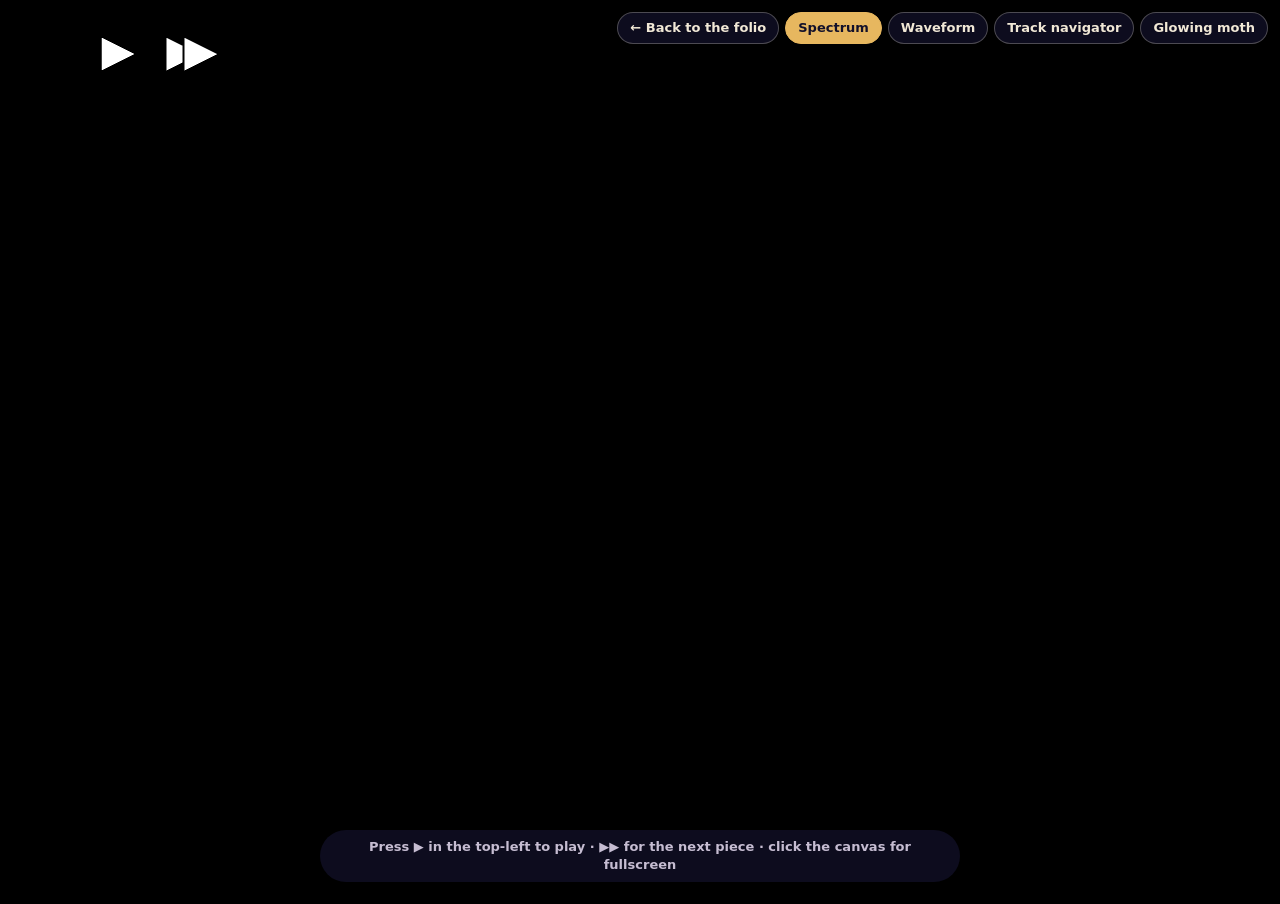
<file: folio/play/visualiser/index.html>
<!doctype html>
<html lang="en-AU">
<head>
  <meta charset="utf-8">
  <meta name="viewport" content="width=device-width, initial-scale=1">
  <title>Music Visualiser · Emil Kuli-Zade</title>
  <meta name="description" content="A p5.js and GLSL music visualiser, played over original piano compositions by Emil Kuli-Zade.">
  <link rel="icon" href="/favicon.svg" type="image/svg+xml">

  <script src="lib/p5.min.js"></script>
  <script src="lib/p5.sound.js"></script>

  <script src="src/sketch.js"></script>
  <script src="src/visualisations.js"></script>
  <script src="src/utils.js"></script>
  <script src="src/control/controlsAndInput.js"></script>
  <script src="src/control/controlButton.js"></script>
  <script src="src/control/playbackButton.js"></script>
  <script src="src/control/nextButton.js"></script>

  <script src="src/extentions/wavepattern.js"></script>
  <script src="src/extentions/spectrum.js"></script>
  <script src="src/extentions/trackNavigator.js"></script>
  <script src="src/extentions/glowingMoth.js"></script>
  <script src="src/extentions/smokingTorus.js"></script>

  <style>
    body { padding: 0; margin: 0; background: #000; overflow: hidden; }
    /* Folio overlay: sits on top of the original sketch without touching its code. */
    .folio-bar {
      position: fixed; top: 12px; right: 12px; z-index: 10;
      display: flex; flex-wrap: wrap; align-items: center; justify-content: flex-end; gap: 6px;
      max-width: calc(100vw - 110px);
      font: 700 13px/1.2 "Segoe UI", system-ui, -apple-system, sans-serif; color: #f1e8d6;
      transition: opacity .6s;
    }
    .folio-bar.idle { opacity: .25; }
    .folio-bar:hover, .folio-bar:focus-within { opacity: 1; }
    .folio-bar a, .folio-bar button {
      font: inherit; color: inherit; text-decoration: none; cursor: pointer;
      padding: 7px 12px; border-radius: 999px;
      border: 1px solid rgba(241, 232, 214, .28); background: rgba(19, 17, 42, .72);
      backdrop-filter: blur(6px); -webkit-backdrop-filter: blur(6px);
    }
    .folio-bar a:hover, .folio-bar button:hover { border-color: #e7b75f; }
    .folio-bar button[aria-pressed="true"] { background: #e7b75f; color: #13112a; border-color: #e7b75f; }
    .folio-bar a:focus-visible, .folio-bar button:focus-visible { outline: 2px solid #e7b75f; outline-offset: 2px; }
    .folio-hint {
      position: fixed; left: 50%; bottom: 18px; transform: translateX(-50%); z-index: 10;
      margin: 0; padding: 8px 14px; border-radius: 999px; max-width: calc(100vw - 32px); text-align: center;
      font: 600 13px/1.4 "Segoe UI", system-ui, -apple-system, sans-serif; color: #c6bdd2;
      background: rgba(19, 17, 42, .72); pointer-events: none; transition: opacity 1s;
    }
    .folio-hint.gone { opacity: 0; }
  </style>
</head>
<body>
  <nav class="folio-bar" id="folio-bar" aria-label="Visualiser controls">
    <a href="../../#quests">← Back to the folio</a>
    <button type="button" data-vis="spectrum">Spectrum</button>
    <button type="button" data-vis="wavepattern">Waveform</button>
    <button type="button" data-vis="track navigator">Track navigator</button>
    <button type="button" data-vis="glowing moth">Glowing moth</button>
  </nav>
  <p class="folio-hint" id="folio-hint">Press ▶ in the top-left to play · ▶▶ for the next piece · click the canvas for fullscreen</p>

  <script>
    (function () {
      var bar = document.getElementById('folio-bar');
      var hint = document.getElementById('folio-hint');
      var buttons = bar.querySelectorAll('[data-vis]');

      // p5 listens for clicks on window; keep overlay clicks from toggling fullscreen.
      ['click', 'mousedown', 'mouseup', 'touchstart', 'touchend'].forEach(function (type) {
        bar.addEventListener(type, function (e) { e.stopPropagation(); });
      });

      buttons.forEach(function (b) {
        b.addEventListener('click', function () {
          if (window.vis) window.vis.selectVisual(b.dataset.vis);
          sync();
        });
      });

      // Keys 1–5 also switch visuals inside the sketch, so keep the buttons in step.
      function sync() {
        var current = window.vis && window.vis.selectedVisual && window.vis.selectedVisual.name;
        buttons.forEach(function (b) { b.setAttribute('aria-pressed', String(b.dataset.vis === current)); });
      }
      setInterval(sync, 400);

      var idle;
      function wake() {
        bar.classList.remove('idle');
        clearTimeout(idle);
        idle = setTimeout(function () { bar.classList.add('idle'); }, 3500);
      }
      ['mousemove', 'touchstart', 'keydown'].forEach(function (t) { window.addEventListener(t, wake, { passive: true }); });
      wake();
      setTimeout(function () { hint.classList.add('gone'); }, 9000);
    })();
  </script>
</body>
</html>
</file>
<file: folio/assets/css/folio.css>
/* =========================================================
   Emil Kuli-Zade · Folio
   A storybook in two times of day: parchment (day) and starlight (night).
   ========================================================= */

:root {
  --paper: #f6f0e3;
  --paper-2: #efe7d6;
  --card: #fcf8ef;
  --ink: #2b2236;
  --ink-2: #574d63;
  --ink-3: #8a8094;
  --line: rgba(43, 34, 54, .13);
  --line-2: rgba(43, 34, 54, .26);
  --gold: #b8811f;
  --gold-ink: #87590d;
  --gold-soft: rgba(184, 129, 31, .14);
  --forest: #2f5d4e;
  --berry: #a03a4a;
  --glow: #f0c674;

  --sky-1: #d9e7e4;
  --sky-2: #f6f0e3;
  --hill-far: #d6dccb;
  --hill-mid: #c2ceb6;
  --hill-near: #aebfa2;
  --castle: #9fac9b;
  --tree: #8fa587;
  --road: #ece2c8;
  --window: #d9a43c;
  --cloud: #ffffff;

  --shadow: 0 1px 0 rgba(43, 34, 54, .04), 0 14px 34px -18px rgba(43, 34, 54, .35);
  --shadow-lift: 0 1px 0 rgba(43, 34, 54, .05), 0 22px 44px -18px rgba(43, 34, 54, .45);

  --font-display: "Fraunces", "Iowan Old Style", "Palatino Linotype", Georgia, serif;
  --font-body: "Nunito", "Segoe UI", system-ui, -apple-system, sans-serif;

  --radius: 18px;
  --radius-sm: 10px;
  --hud-h: 62px;
  --gutter: clamp(16px, 4vw, 32px);
  --ease: cubic-bezier(.2, .7, .2, 1);

  color-scheme: light;
}

:root[data-theme="night"] {
  --paper: #13112a;
  --paper-2: #18163a;
  --card: #1e1b40;
  --ink: #f1e8d6;
  --ink-2: #c6bdd2;
  --ink-3: #9088a6;
  --line: rgba(241, 232, 214, .12);
  --line-2: rgba(241, 232, 214, .24);
  --gold: #e7b75f;
  --gold-ink: #f0c674;
  --gold-soft: rgba(231, 183, 95, .14);
  --forest: #8cc7ad;
  --berry: #ef8d9b;
  --glow: #f3cf7a;

  --sky-1: #0a0920;
  --sky-2: #13112a;
  --hill-far: #221f4a;
  --hill-mid: #1b1940;
  --hill-near: #161434;
  --castle: #0f0d26;
  --tree: #121030;
  --road: #2a2654;
  --window: #ffd27a;
  --cloud: #2a2759;

  --shadow: 0 1px 0 rgba(0, 0, 0, .2), 0 16px 36px -18px rgba(0, 0, 0, .7);
  --shadow-lift: 0 1px 0 rgba(0, 0, 0, .2), 0 24px 48px -18px rgba(0, 0, 0, .85);

  color-scheme: dark;
}

/* Without JS, follow the OS preference. */
@media (prefers-color-scheme: dark) {
  :root:not([data-theme]) {
    --paper: #13112a; --paper-2: #18163a; --card: #1e1b40;
    --ink: #f1e8d6; --ink-2: #c6bdd2; --ink-3: #9088a6;
    --line: rgba(241, 232, 214, .12); --line-2: rgba(241, 232, 214, .24);
    --gold: #e7b75f; --gold-ink: #f0c674; --gold-soft: rgba(231, 183, 95, .14);
    --forest: #8cc7ad; --berry: #ef8d9b; --glow: #f3cf7a;
    --sky-1: #0a0920; --sky-2: #13112a; --hill-far: #221f4a; --hill-mid: #1b1940; --hill-near: #161434;
    --castle: #0f0d26; --tree: #121030; --road: #2a2654; --window: #ffd27a; --cloud: #2a2759;
    color-scheme: dark;
  }
}

/* ---------- Base ---------- */
*, *::before, *::after { box-sizing: border-box; }
html { scroll-behavior: smooth; -webkit-text-size-adjust: 100%; }
body {
  margin: 0;
  background: var(--paper);
  color: var(--ink);
  font-family: var(--font-body);
  font-size: 1.0625rem;
  line-height: 1.65;
  overflow-x: hidden;
  transition: background-color .6s var(--ease), color .6s var(--ease);
}
/* Faint paper grain */
body::before {
  content: "";
  position: fixed; inset: 0;
  pointer-events: none;
  z-index: 100;
  opacity: .5;
  mix-blend-mode: multiply;
  background-image: url("data:image/svg+xml,%3Csvg xmlns='http://www.w3.org/2000/svg' width='160' height='160'%3E%3Cfilter id='n'%3E%3CfeTurbulence type='fractalNoise' baseFrequency='.9' numOctaves='2' stitchTiles='stitch'/%3E%3CfeColorMatrix values='0 0 0 0 0.3 0 0 0 0 0.25 0 0 0 0 0.2 0 0 0 .07 0'/%3E%3C/filter%3E%3Crect width='100%25' height='100%25' filter='url(%23n)'/%3E%3C/svg%3E");
}
:root[data-theme="night"] body::before { mix-blend-mode: screen; opacity: .25; }

[hidden] { display: none !important; }
img, video, svg { display: block; max-width: 100%; }
svg { fill: none; stroke: currentColor; stroke-width: 1.6; stroke-linecap: round; stroke-linejoin: round; }
.sprite { position: absolute; }
a { color: var(--gold-ink); text-decoration-thickness: 1px; text-underline-offset: 3px; }
a:hover { text-decoration-thickness: 2px; }
button { font: inherit; color: inherit; }
:focus-visible { outline: 2px solid var(--gold); outline-offset: 3px; border-radius: 6px; }
::selection { background: var(--gold-soft); }
kbd {
  font-family: var(--font-body); font-size: .8em; font-weight: 700;
  padding: .05em .45em; border-radius: 6px;
  border: 1px solid var(--line-2); border-bottom-width: 2px;
  background: var(--card);
}

.sr-only {
  position: absolute !important; width: 1px; height: 1px; padding: 0; margin: -1px;
  overflow: hidden; clip: rect(0 0 0 0); white-space: nowrap; border: 0;
}
.skip-link {
  position: fixed; left: 12px; top: -60px; z-index: 300;
  background: var(--ink); color: var(--paper); padding: 10px 16px; border-radius: 10px;
  transition: top .2s;
}
.skip-link:focus { top: 12px; }

.container { width: min(1120px, 100% - 2 * var(--gutter)); margin-inline: auto; }

h1, h2, h3 {
  font-family: var(--font-display);
  font-variation-settings: "SOFT" 100, "WONK" 1;
  font-weight: 600;
  line-height: 1.08;
  letter-spacing: -.015em;
  margin: 0;
  text-wrap: balance;
}
p { margin: 0 0 1em; text-wrap: pretty; }

.eyebrow {
  font-size: .76rem; font-weight: 800; letter-spacing: .2em; text-transform: uppercase;
  color: var(--gold-ink); margin: 0 0 .8rem;
}

/* ---------- Buttons ---------- */
.btn {
  --btn-bg: transparent; --btn-fg: var(--ink); --btn-bd: var(--line-2);
  display: inline-flex; align-items: center; gap: .55em;
  padding: .78em 1.25em;
  border-radius: 999px;
  border: 1.5px solid var(--btn-bd);
  background: var(--btn-bg); color: var(--btn-fg);
  font-weight: 700; font-size: 1rem; line-height: 1.1;
  text-decoration: none; cursor: pointer;
  transition: transform .2s var(--ease), box-shadow .2s var(--ease), background-color .2s, border-color .2s;
}
.btn svg { width: 1.15em; height: 1.15em; flex: none; }
.btn:hover { transform: translateY(-2px); box-shadow: var(--shadow); text-decoration: none; }
.btn:active { transform: translateY(0); }
.btn-primary { --btn-bg: var(--ink); --btn-fg: var(--paper); --btn-bd: var(--ink); }
.btn-ghost { --btn-bg: color-mix(in srgb, var(--card) 70%, transparent); }
.btn-ghost:hover { --btn-bd: var(--gold); }
.btn-sm { font-size: .9rem; padding: .62em 1.05em; }
.linklike { background: none; border: 0; padding: 0; color: var(--gold-ink); text-decoration: underline; text-underline-offset: 3px; cursor: pointer; }

/* ---------- HUD ---------- */
.hud {
  position: fixed; inset: 0 0 auto 0; z-index: 50;
  height: var(--hud-h);
  display: grid; grid-template-columns: auto 1fr auto; align-items: center; gap: clamp(8px, 2vw, 28px);
  padding-inline: var(--gutter);
  background: color-mix(in srgb, var(--paper) 78%, transparent);
  backdrop-filter: blur(12px) saturate(1.2);
  -webkit-backdrop-filter: blur(12px) saturate(1.2);
  border-bottom: 1px solid var(--line);
  transition: background-color .6s var(--ease);
}
.brand { display: inline-flex; align-items: center; gap: 10px; text-decoration: none; color: var(--ink); }
.brand-crest {
  display: grid; place-items: center; width: 34px; height: 38px;
  font-family: var(--font-display); font-weight: 700; font-size: .82rem; letter-spacing: .02em;
  color: var(--paper); background: var(--ink);
  clip-path: path("M17 0L34 6v13c0 10-7 16.5-17 19C7 35.5 0 29 0 19V6z");
}
.brand-name { font-family: var(--font-display); font-weight: 600; font-size: 1.05rem; white-space: nowrap; }

.journey { --stop: 32px; position: relative; justify-self: center; width: min(520px, 100%); }
.journey-track { position: absolute; left: calc(var(--stop) / 2); right: calc(var(--stop) / 2); top: 50%; height: 2px; transform: translateY(-50%); }
.journey-track::before {
  content: ""; position: absolute; inset: 0;
  background-image: linear-gradient(90deg, var(--line-2) 50%, transparent 0);
  background-size: 8px 2px;
}
.journey-fill { position: absolute; left: 0; top: 0; bottom: 0; width: 0; background: var(--gold); border-radius: 2px; transition: width .25s linear; }
/* A small lantern spark that walks the trail and slips behind each waypoint as it arrives. */
.journey-token {
  position: absolute; top: 50%; left: 0; width: 10px; height: 10px; margin: -5px 0 0 -5px; border-radius: 50%;
  background: var(--glow);
  box-shadow: 0 0 0 3px color-mix(in srgb, var(--glow) 30%, transparent), 0 0 14px 4px color-mix(in srgb, var(--glow) 70%, transparent);
  transition: left .25s linear;
  animation: ember 2.4s ease-in-out infinite;
}
@keyframes ember { 50% { box-shadow: 0 0 0 5px color-mix(in srgb, var(--glow) 18%, transparent), 0 0 20px 6px color-mix(in srgb, var(--glow) 55%, transparent); } }
.journey-stops { position: relative; list-style: none; margin: 0; padding: 0; display: flex; justify-content: space-between; }
.journey-stops a {
  position: relative; display: grid; place-items: center;
  width: var(--stop); height: var(--stop); border-radius: 50%;
  background: var(--paper); color: var(--ink-3);
  border: 1.5px solid var(--line-2);
  transition: color .3s, border-color .3s, background-color .3s, transform .2s var(--ease);
}
.journey-stops a svg { width: 17px; height: 17px; }
.journey-stops a:hover { transform: translateY(-2px); color: var(--ink); }
.journey-stops a.reached { color: var(--gold-ink); border-color: var(--gold); }
.journey-stops a.current {
  background: var(--gold); color: var(--paper); border-color: var(--gold);
  box-shadow: 0 0 16px color-mix(in srgb, var(--glow) 60%, transparent);
}
.journey-stops a::after {
  content: attr(data-label);
  position: absolute; top: calc(100% + 10px); left: 50%; transform: translate(-50%, -4px);
  white-space: nowrap; font-size: .76rem; font-weight: 700;
  background: var(--ink); color: var(--paper); padding: 4px 10px; border-radius: 8px;
  opacity: 0; pointer-events: none; transition: opacity .2s, transform .2s;
}
.journey-stops a:hover::after, .journey-stops a:focus-visible::after { opacity: 1; transform: translate(-50%, 0); }

.hud-actions { display: flex; gap: 6px; }
.hud-btn {
  position: relative; display: inline-flex; align-items: center; gap: 6px;
  height: 38px; min-width: 38px; padding: 0 10px; border-radius: 999px;
  background: transparent; border: 1.5px solid var(--line-2); cursor: pointer;
  transition: border-color .2s, transform .2s var(--ease);
}
.hud-btn:hover { border-color: var(--gold); transform: translateY(-1px); }
.hud-btn svg { width: 18px; height: 18px; }
.hud-count { font-size: .8rem; font-weight: 800; font-variant-numeric: tabular-nums; }
.hud-btn.bump { animation: bump .6s var(--ease); }
@keyframes bump { 30% { transform: scale(1.18); border-color: var(--gold); } }
:root[data-theme="day"] .when-night, :root[data-theme="night"] .when-day { display: none; }

/* ---------- Prologue ---------- */
.prologue {
  --scene-h: clamp(190px, 34vh, 380px);
  position: relative;
  min-height: max(640px, 100svh);
  display: flex; flex-direction: column; align-items: center;
  padding: calc(var(--hud-h) + 28px) var(--gutter) 0;
  background: linear-gradient(180deg, var(--sky-1) 0%, var(--sky-2) 75%);
  overflow: hidden;
  isolation: isolate;
  text-align: center;
  scroll-margin-top: 0;
}
.scene { position: absolute; inset: 0; z-index: -1; }
.scene svg { stroke: none; fill: none; }
.sky-svg { position: absolute; inset: 0; width: 100%; height: 100%; }
.scene-svg { position: absolute; left: 0; right: 0; bottom: 0; width: 100%; height: calc(var(--scene-h) + 70px); overflow: visible; }
.scene-space { flex: none; height: var(--scene-h); }
.scene .layer { transition: transform .9s var(--ease); will-change: transform; }
.hill-far { fill: var(--hill-far); }
.hill-mid { fill: var(--hill-mid); }
.hill-near { fill: var(--hill-near); }
.castle path, .castle rect { stroke: none; }
.castle > path:first-child { fill: var(--castle); }
.castle .flag { fill: var(--gold); stroke: var(--gold); stroke-width: 2; opacity: .9; }
.castle .gate { fill: var(--hill-mid); }
.castle .win { fill: var(--window); }
:root[data-theme="night"] .castle .win { filter: drop-shadow(0 0 4px var(--window)); animation: flicker 4s infinite; }
.castle .win:nth-child(odd) { animation-delay: -1.7s; }
@keyframes flicker { 0%, 100% { opacity: 1; } 45% { opacity: .85; } 50% { opacity: .55; } 55% { opacity: .95; } }
.trees path, .trees circle { fill: var(--tree); stroke: none; }
.trees.near path { stroke: var(--tree); stroke-width: 4; fill: none; }
.road { fill: var(--road); stroke: none; opacity: .9; }
.stars circle { fill: #fff6dd; stroke: none; opacity: 0; transition: opacity 1s; }
:root[data-theme="night"] .stars circle { opacity: var(--o, .8); animation: twinkle var(--d, 4s) ease-in-out infinite; animation-delay: var(--dl, 0s); }
@keyframes twinkle { 50% { opacity: .15; } }
.sun circle { fill: #f3d58a; stroke: none; opacity: .75; }
.moon circle { fill: #f6ecd2; stroke: none; }
:root[data-theme="day"] .moon, :root[data-theme="night"] .sun { opacity: 0; }
.sun, .moon { transition: opacity .8s; }
.sky-halo { opacity: .6; }
.cloud { fill: var(--cloud); stroke: none; opacity: .85; }
:root[data-theme="night"] .cloud { opacity: 0; }
.cloud { transition: opacity .8s; }
.c1 { animation: drift 60s linear infinite alternate; }
.c2 { animation: drift 80s linear infinite alternate-reverse; }
@keyframes drift { to { transform: translateX(120px); } }
.fireflies { position: absolute; inset: 0; width: 100%; height: 100%; }

.prologue-inner { max-width: 760px; position: relative; margin-block: auto; padding-block: 16px 28px; }
.prologue h1 { font-size: clamp(2.9rem, 8vw, 5.6rem); margin-bottom: .35rem; font-weight: 600; }
.role-line { font-family: var(--font-display); font-style: italic; font-size: clamp(1.05rem, 2.4vw, 1.3rem); color: var(--ink-2); margin-bottom: 1.6rem; }
.story {
  font-size: clamp(1.02rem, 2vw, 1.14rem); color: var(--ink-2);
  max-width: 40rem; margin-inline: auto; text-align: left;
}
.dropcap {
  float: left; font-family: var(--font-display); font-weight: 700; font-style: italic;
  font-size: 3.6em; line-height: .82; margin: .06em .12em 0 0; color: var(--gold-ink);
}
.meta { list-style: none; padding: 0; margin: 1.2rem 0 0; display: flex; flex-wrap: wrap; gap: 8px 22px; justify-content: center; font-weight: 700; font-size: .95rem; color: var(--ink-2); }
.meta li { display: inline-flex; align-items: center; gap: 7px; }
.meta svg { width: 18px; height: 18px; color: var(--gold-ink); }
.cta-row { display: flex; flex-wrap: wrap; justify-content: center; gap: 12px; margin-top: 1.8rem; }

/* ---------- Chapters ---------- */
.chapter { position: relative; padding: clamp(40px, 6vw, 64px) 0 clamp(80px, 10vw, 128px); scroll-margin-top: calc(var(--hud-h) - 1px); }
.chapter-alt { background: var(--paper-2); transition: background-color .6s var(--ease); }
.trail { width: 120px; height: 90px; margin: 0 auto 8px; color: var(--gold); }
.trail svg { width: 100%; height: 100%; overflow: visible; clip-path: inset(-4px -4px calc((1 - var(--p, 1)) * 100%) -4px); }
.trail path { stroke-width: 2; stroke-dasharray: 4 7; vector-effect: non-scaling-stroke; }
.chapter-head { text-align: center; margin-bottom: clamp(36px, 5vw, 56px); }
.chapter-head h2 { font-size: clamp(2.3rem, 5.4vw, 3.6rem); }
.chapter-sub { font-family: var(--font-display); font-style: italic; color: var(--ink-3); font-size: 1.15rem; margin: .4rem 0 0; }
.chapter-sub::before, .chapter-sub::after { content: "—"; margin: 0 .5em; color: var(--gold); font-style: normal; }
.chapter-intro { max-width: 38rem; margin: 1.1rem auto 0; color: var(--ink-2); }

.panel {
  background: var(--card); border: 1px solid var(--line); border-radius: var(--radius);
  padding: clamp(18px, 3vw, 26px); box-shadow: var(--shadow);
  transition: background-color .6s var(--ease);
}
.panel-title { display: flex; align-items: center; gap: 10px; font-size: 1.3rem; margin-bottom: 14px; }
.panel-title svg { width: 22px; height: 22px; color: var(--gold-ink); }

.ticks { list-style: none; padding: 0; margin: 0 0 1em; display: grid; gap: .55em; }
.ticks li { position: relative; padding-left: 1.6em; }
.ticks li::before {
  content: ""; position: absolute; left: .1em; top: .55em; width: .62em; height: .62em;
  background: var(--gold); transform: rotate(45deg); border-radius: 2px;
}

.tags { list-style: none; padding: 0; margin: 0; display: flex; flex-wrap: wrap; gap: 6px; }
.tags li { font-size: .78rem; font-weight: 800; letter-spacing: .02em; padding: .28em .75em; border-radius: 999px; background: var(--gold-soft); color: var(--gold-ink); }

/* Reveal on scroll */
.js .reveal { opacity: 0; transform: translateY(18px); transition: opacity .8s var(--ease), transform .8s var(--ease); }
.js .reveal.in { opacity: 1; transform: none; }

/* ---------- I · Hero sheet ---------- */
.sheet { display: grid; grid-template-columns: minmax(0, 5fr) minmax(0, 7fr); gap: clamp(18px, 3vw, 28px); align-items: start; }
.sheet-side { display: grid; gap: clamp(18px, 3vw, 28px); }
.sheet-card {
  position: relative; text-align: center;
  background: var(--card); border: 1px solid var(--line); border-radius: var(--radius);
  padding: 34px clamp(18px, 3vw, 30px) 26px; box-shadow: var(--shadow);
}
.sheet-card::before {
  content: ""; position: absolute; inset: 8px; border: 1px solid var(--line); border-radius: 12px; pointer-events: none;
}
.crest { position: relative; width: 116px; margin: 0 auto 14px; }
.crest svg path:first-child { fill: var(--ink); stroke: none; }
.crest .crest-inner { fill: none; stroke: var(--gold); stroke-width: 1.5; }
.crest-letters {
  position: absolute; inset: 0; display: grid; place-items: center; padding-bottom: 10px;
  font-family: var(--font-display); font-weight: 700; font-size: 2.3rem; color: var(--paper);
  font-variation-settings: "SOFT" 100, "WONK" 1;
}
.level {
  position: absolute; right: -16px; bottom: 4px;
  display: grid; place-items: center; width: 52px; height: 52px; border-radius: 50%;
  background: var(--gold); color: var(--paper); line-height: 1;
  font-family: var(--font-display); font-weight: 700; font-size: 1.25rem;
  box-shadow: 0 0 0 4px var(--card);
}
.level small { display: block; font-family: var(--font-body); font-size: .56rem; letter-spacing: .1em; text-transform: uppercase; font-weight: 800; margin-bottom: -6px; }
.sheet-name { font-size: 1.7rem; }
.sheet-class { margin: .35rem 0 1rem; color: var(--ink-3); font-weight: 700; }
.class-tag {
  position: relative; display: inline-block; font-family: var(--font-display); font-style: italic; font-size: 1.1rem;
  color: var(--gold-ink); border-bottom: 1.5px dotted var(--gold); cursor: help;
}
.class-tag::after {
  content: attr(data-tip); position: absolute; bottom: calc(100% + 8px); left: 50%; transform: translate(-50%, 4px);
  width: max-content; max-width: 220px; font: 700 .78rem/1.3 var(--font-body); font-style: normal;
  background: var(--ink); color: var(--paper); padding: 6px 10px; border-radius: 8px;
  opacity: 0; pointer-events: none; transition: opacity .2s, transform .2s;
}
.class-tag:hover::after, .class-tag:focus::after { opacity: 1; transform: translate(-50%, 0); }
.sheet-bio { color: var(--ink-2); text-align: left; }
.stats { display: grid; grid-template-columns: repeat(2, 1fr); gap: 10px; margin: 20px 0 0; }
.stats div { border: 1px solid var(--line); border-radius: 12px; padding: 12px 8px 10px; background: color-mix(in srgb, var(--paper) 55%, transparent); }
.stats dd { margin: 0; font-family: var(--font-display); font-weight: 700; font-size: 1.9rem; line-height: 1; color: var(--ink); }
.stats dt { font-size: .74rem; font-weight: 800; letter-spacing: .08em; text-transform: uppercase; color: var(--ink-3); margin-top: 6px; order: 2; }
.stats div { display: flex; flex-direction: column-reverse; }

.perks { list-style: none; margin: 0; padding: 0; display: grid; gap: 10px; }
.perks li { position: relative; padding-left: 28px; color: var(--ink-2); }
.perks li::before {
  content: ""; position: absolute; left: 2px; top: .3em; width: 16px; height: 16px;
  background: var(--gold);
  clip-path: polygon(50% 0, 61% 39%, 100% 50%, 61% 61%, 50% 100%, 39% 61%, 0 50%, 39% 39%);
}
.perks b { color: var(--ink); }

.inv-head { display: flex; flex-wrap: wrap; align-items: center; justify-content: space-between; gap: 10px; margin-bottom: 14px; }
.inv-head .panel-title { margin: 0; }
.tabs { display: inline-flex; padding: 3px; border-radius: 999px; border: 1px solid var(--line-2); }
.tabs button {
  border: 0; background: transparent; padding: .4em .9em; border-radius: 999px; cursor: pointer;
  font-weight: 800; font-size: .82rem; color: var(--ink-3); transition: background-color .2s, color .2s;
}
.tabs button[aria-selected="true"] { background: var(--ink); color: var(--paper); }
.slots { list-style: none; margin: 0; padding: 0; display: grid; grid-template-columns: repeat(auto-fill, minmax(58px, 1fr)); gap: 8px; }
.slot {
  position: relative; width: 100%; aspect-ratio: 1; display: grid; place-items: center;
  border-radius: 12px; cursor: pointer;
  font-family: var(--font-display); font-weight: 700; font-size: 1.15rem; color: var(--ink);
  background: color-mix(in srgb, var(--paper) 60%, transparent);
  border: 1.5px solid var(--line-2);
  box-shadow: inset 0 -3px 0 var(--line);
  transition: transform .15s var(--ease), border-color .2s, background-color .2s, box-shadow .2s;
}
.slot:hover { transform: translateY(-2px); border-color: var(--gold); }
.slot[aria-pressed="true"] { border-color: var(--gold); background: var(--gold-soft); box-shadow: inset 0 -3px 0 var(--gold), 0 0 0 3px var(--gold-soft); color: var(--gold-ink); }
.inv-detail { margin-top: 14px; padding: 14px 16px; border-radius: 12px; border: 1px dashed var(--line-2); min-height: 132px; }
.inv-type { margin: 0; font-size: .72rem; font-weight: 800; letter-spacing: .14em; text-transform: uppercase; color: var(--gold-ink); }
.inv-name { margin: .1rem 0 .35rem; font-family: var(--font-display); font-weight: 600; font-size: 1.2rem; }
.inv-desc { margin: 0 0 .4rem; color: var(--ink-2); font-size: .97rem; }
.inv-found { margin: 0; font-size: .85rem; color: var(--ink-3); }
.inv-found span:first-child { font-weight: 800; }

/* ---------- II · Quests ---------- */
.quest-progress { display: inline-flex; align-items: center; gap: 10px; margin: 1.2rem 0 0; font-size: .88rem; font-weight: 800; color: var(--ink-3); }
.qp-bar { width: 120px; height: 8px; border-radius: 99px; background: var(--line); overflow: hidden; }
.qp-bar span { display: block; height: 100%; width: 0; background: var(--gold); border-radius: inherit; transition: width .6s var(--ease); }

.quest-board { display: grid; grid-template-columns: repeat(2, minmax(0, 1fr)); gap: clamp(16px, 2.6vw, 26px); }
.quest {
  position: relative; display: flex; flex-direction: column;
  background: var(--card); border: 1px solid var(--line); border-radius: var(--radius);
  box-shadow: var(--shadow); overflow: hidden;
  transition: transform .3s var(--ease), box-shadow .3s var(--ease), border-color .3s, background-color .6s var(--ease);
}
.quest:hover, .quest:focus-within { transform: translateY(-4px); box-shadow: var(--shadow-lift); border-color: color-mix(in srgb, var(--gold) 50%, transparent); }
.quest-media { position: relative; aspect-ratio: 16 / 9; background: #15132c; overflow: hidden; }
.quest-media img, .quest-media video, .quest-media > svg { position: absolute; inset: 0; width: 100%; height: 100%; object-fit: cover; }
.quest-media > svg { stroke: none; }
.quest-media video { opacity: 0; transition: opacity .4s; }
.quest.previewing .quest-media video { opacity: 1; }
.quest-media img { transition: transform 1.2s var(--ease); }
.quest:hover .quest-media img { transform: scale(1.04); }
.media-badge {
  position: absolute; left: 12px; bottom: 12px; display: inline-flex; align-items: center; gap: 5px;
  padding: 4px 10px 4px 8px; border-radius: 999px; font-size: .72rem; font-weight: 800; letter-spacing: .05em; text-transform: uppercase;
  background: rgba(15, 13, 38, .72); color: #f6ecd2; backdrop-filter: blur(4px);
}
.media-badge svg { width: 12px; height: 12px; }
.quest-body { display: flex; flex-direction: column; gap: 10px; padding: 20px 22px 22px; flex: 1; }
.quest-kicker { margin: 0; font-size: .74rem; font-weight: 800; letter-spacing: .14em; text-transform: uppercase; color: var(--gold-ink); }
.quest h3 { font-size: 1.55rem; }
.quest-open { all: unset; cursor: pointer; }
.quest-open::after { content: ""; position: absolute; inset: 0; z-index: 1; border-radius: var(--radius); }
.quest-open:focus-visible::after { outline: 2px solid var(--gold); outline-offset: -3px; }
.quest-tagline { margin: 0; color: var(--ink-2); }
.quest-cta { margin-top: auto; padding-top: 4px; display: inline-flex; align-items: center; gap: 6px; font-weight: 800; font-size: .92rem; color: var(--ink); }
.quest-cta svg { width: 16px; height: 16px; transition: transform .25s var(--ease); }
.quest:hover .quest-cta svg { transform: translateX(4px); }
.quest-featured { grid-column: 1 / -1; flex-direction: row; }
.quest-featured .quest-media { flex: 0 0 58%; aspect-ratio: auto; min-height: 320px; }
.quest-featured .quest-body { padding: clamp(22px, 3vw, 34px); justify-content: center; }
.quest-featured h3 { font-size: clamp(1.8rem, 3vw, 2.3rem); }
.quest-wide { grid-column: 1 / -1; flex-direction: row; }
.quest-wide .quest-media { flex: 0 0 34%; aspect-ratio: auto; min-height: 190px; }
.quest-wide .quest-body { justify-content: center; }

.seal {
  position: absolute; right: 14px; top: 14px; z-index: 2;
  display: grid; place-items: center; width: 54px; height: 54px; border-radius: 50%;
  font-family: var(--font-display); font-style: italic; font-weight: 700; font-size: .82rem; color: #fff3e0;
  background: radial-gradient(circle at 35% 30%, #c4495a, #8c2433 70%);
  box-shadow: 0 0 0 3px rgba(140, 36, 51, .35), 0 4px 10px rgba(0, 0, 0, .3);
  transform: scale(0) rotate(-30deg); transition: transform .5s cubic-bezier(.3, 1.6, .5, 1);
  pointer-events: none;
}
.quest.seen .seal { transform: scale(1) rotate(-12deg); }

.cover-laurel .cv-bg, .cover-anvil .cv-bg { fill: var(--paper-2); }
:root[data-theme="night"] .cover-laurel .cv-bg, :root[data-theme="night"] .cover-anvil .cv-bg { fill: #24204a; }
.cover-laurel, .cover-anvil { background: var(--paper-2); }
.cover-laurel > svg *, .cover-anvil > svg * { vector-effect: non-scaling-stroke; }
.cv-laurel { stroke: var(--gold); }
.cv-leaf path { fill: var(--gold-soft); }
.cv-big { fill: var(--ink); font-family: var(--font-display); font-weight: 700; font-size: 44px; font-variation-settings: "SOFT" 100, "WONK" 1; stroke: none; }
.cv-small { fill: var(--gold-ink); font-family: var(--font-body); font-weight: 800; font-size: 10px; letter-spacing: 2px; stroke: none; }
.cv-line { stroke: var(--ink); }
.cv-spark { stroke: var(--gold); stroke-width: 2.4; }
.quest:hover .cv-spark { animation: spark .6s steps(2) infinite; }
@keyframes spark { 50% { opacity: .2; } }

/* ---------- III · Keep ---------- */
.keep-grid { display: grid; grid-template-columns: minmax(0, 7fr) minmax(0, 5fr); gap: clamp(18px, 3vw, 28px); align-items: start; }
.keep-side { display: grid; gap: clamp(18px, 3vw, 24px); }
.tower { position: relative; display: grid; }
.tower-top { width: min(260px, 70%); margin: 0 auto -1px; color: var(--ink); }
.tower-top svg { width: 100%; height: auto; }
.tower-top path:first-child { stroke-width: 2; }
.tower-top path:last-child { fill: var(--gold); stroke: var(--gold); }
.floor {
  border: 1.5px solid var(--line-2); border-bottom-width: 0;
  background: var(--card); transition: background-color .6s var(--ease);
}
.floor:first-of-type { border-radius: var(--radius) var(--radius) 0 0; }
.tower-base { height: 16px; border: 1.5px solid var(--line-2); border-radius: 0 0 6px 6px; background: repeating-linear-gradient(90deg, var(--line) 0 1px, transparent 1px 34px), var(--paper-2); }
.floor summary {
  list-style: none; cursor: pointer;
  display: grid; grid-template-columns: auto 1fr auto; align-items: center; gap: 14px;
  padding: 16px 18px;
}
.floor summary::-webkit-details-marker { display: none; }
.floor-no {
  display: grid; place-items: center; width: 40px; height: 48px;
  border-radius: 20px 20px 4px 4px;
  border: 1.5px solid var(--line-2); background: var(--paper-2);
  font-family: var(--font-display); font-weight: 700; font-size: 1.15rem; color: var(--ink-3);
  transition: background-color .3s, color .3s, box-shadow .3s, border-color .3s;
}
.floor[open] .floor-no, .floor summary:hover .floor-no {
  background: var(--window); color: #3a2a08; border-color: var(--gold);
  box-shadow: 0 0 18px color-mix(in srgb, var(--glow) 55%, transparent);
}
.floor-main { display: grid; min-width: 0; }
.floor-role { font-family: var(--font-display); font-weight: 600; font-size: 1.15rem; line-height: 1.25; }
.floor-org { font-size: .88rem; color: var(--ink-3); font-weight: 700; }
.floor-years { font-size: .82rem; font-weight: 800; color: var(--gold-ink); white-space: nowrap; }
.floor ul { margin: 0; padding: 0 22px 18px 72px; color: var(--ink-2); display: grid; gap: .45em; }
.floor li::marker { color: var(--gold); }

.seals { list-style: none; margin: 0; padding: 0; display: grid; grid-template-columns: repeat(2, minmax(0, 1fr)); gap: 12px 14px; }
.seals li { display: flex; align-items: center; gap: 10px; font-weight: 700; font-size: .9rem; line-height: 1.25; }
.seals small { display: block; font-weight: 700; color: var(--ink-3); font-size: .78rem; }
.wax {
  flex: none; display: grid; place-items: center; width: 42px; height: 42px; border-radius: 50%;
  font-family: var(--font-display); font-weight: 700; font-size: .8rem; color: var(--gold-ink);
  border: 1.5px solid var(--gold); background: var(--gold-soft);
  box-shadow: inset 0 0 0 3px var(--card), inset 0 0 0 4px var(--gold-soft);
}

.minigame-card {
  display: flex; align-items: center; gap: 16px; text-align: left; width: 100%;
  padding: 18px 20px; border-radius: var(--radius); cursor: pointer;
  background: var(--ink); color: var(--paper); border: 0;
  box-shadow: var(--shadow);
  transition: transform .25s var(--ease), box-shadow .25s var(--ease);
}
.minigame-card:hover { transform: translateY(-3px) rotate(-.4deg); box-shadow: var(--shadow-lift); }
.mg-icon { flex: none; display: grid; place-items: center; width: 50px; height: 50px; border-radius: 14px; background: color-mix(in srgb, var(--paper) 14%, transparent); color: var(--gold); }
.mg-icon svg { width: 28px; height: 28px; }
.mg-text { display: grid; gap: 2px; flex: 1; }
.mg-kicker { font-size: .7rem; font-weight: 800; letter-spacing: .14em; text-transform: uppercase; color: var(--gold); }
.mg-title { font-family: var(--font-display); font-weight: 600; font-size: 1.35rem; }
.mg-desc { font-size: .9rem; opacity: .8; }
.mg-play { flex: none; display: grid; place-items: center; width: 42px; height: 42px; border-radius: 50%; background: var(--gold); color: var(--ink); }
.mg-play svg { width: 18px; height: 18px; margin-left: 2px; }

/* ---------- IV · Party ---------- */
.party { list-style: none; margin: 0; padding: 0; display: grid; grid-template-columns: repeat(3, minmax(0, 1fr)); gap: clamp(16px, 2.6vw, 26px); }
.party > li { display: flex; flex-direction: column; gap: 12px; }
.flip { position: relative; display: grid; perspective: 1200px; flex: 1; }
.flip-face {
  position: relative; grid-area: 1 / 1; backface-visibility: hidden; -webkit-backface-visibility: hidden;
  background: var(--card); border: 1px solid var(--line); border-radius: var(--radius);
  padding: 26px 24px 24px; box-shadow: var(--shadow);
  transition: transform .7s var(--ease), background-color .6s var(--ease);
}
.flip-face::before { content: ""; position: absolute; inset: 7px; border: 1px solid var(--line); border-radius: 12px; pointer-events: none; }
.flip-back { transform: rotateY(180deg); }
.flip.flipped .flip-front { transform: rotateY(-180deg); }
.flip.flipped .flip-back { transform: rotateY(0); }
.flip-face h3 { font-size: 1.6rem; margin: 2px 0 10px; }
.flip-front p:last-child { margin: 0; color: var(--ink-2); }
.party-emblem { display: grid; place-items: center; width: 58px; height: 58px; border-radius: 50%; background: var(--gold-soft); color: var(--gold-ink); margin-bottom: 14px; }
.party-emblem svg { width: 30px; height: 30px; }
.party-kicker { margin: 0; font-size: .72rem; font-weight: 800; letter-spacing: .14em; text-transform: uppercase; color: var(--gold-ink); }
.flip-back .ticks { color: var(--ink-2); font-size: .97rem; }
.flip-btn {
  align-self: center; display: inline-flex; align-items: center; gap: 8px;
  padding: .5em 1.1em; border-radius: 999px; cursor: pointer;
  border: 1.5px solid var(--line-2); background: transparent; font-weight: 800; font-size: .88rem;
  transition: border-color .2s, transform .2s var(--ease);
}
.flip-btn::before { content: "↻"; font-size: 1.05em; transition: transform .5s var(--ease); }
.flip-btn:hover { border-color: var(--gold); }
.flip-btn[aria-pressed="true"]::before { transform: rotate(-180deg); }

/* ---------- V · Side quests ---------- */
.gallery { list-style: none; margin: 0 auto; padding: 0; max-width: 980px; display: grid; grid-template-columns: repeat(3, minmax(0, 1fr)); gap: clamp(14px, 3vw, 30px); }
.gallery li:nth-child(3n+1) .sketch { --r: -1.4deg; }
.gallery li:nth-child(3n+2) .sketch { --r: 1.1deg; }
.gallery li:nth-child(3n) .sketch { --r: -.6deg; }
.sketch {
  display: block; width: 100%; padding: 10px 10px 12px; border: 0; cursor: zoom-in;
  background: #fffdf8; border-radius: 4px;
  box-shadow: 0 1px 2px rgba(0, 0, 0, .08), 0 12px 26px -14px rgba(43, 34, 54, .5);
  transform: rotate(var(--r, 0deg));
  transition: transform .35s var(--ease), box-shadow .35s var(--ease);
}
:root[data-theme="night"] .sketch { background: #f3ecdc; }
.sketch:hover, .sketch:focus-visible { transform: rotate(0) translateY(-4px) scale(1.02); box-shadow: 0 1px 2px rgba(0, 0, 0, .08), 0 22px 40px -16px rgba(43, 34, 54, .6); }
.sketch img { width: 100%; height: auto; aspect-ratio: 1; object-fit: cover; object-position: 50% 15%; border-radius: 2px; }

/* ---------- Epilogue · Tavern ---------- */
.tavern-card {
  max-width: 720px; margin: 0 auto; text-align: center;
  background: var(--card); border: 1px solid var(--line); border-radius: var(--radius);
  padding: clamp(26px, 5vw, 44px); box-shadow: var(--shadow); position: relative;
}
.tavern-card::before { content: ""; position: absolute; inset: 8px; border: 1px solid var(--line); border-radius: 12px; pointer-events: none; }
.tavern-lead { font-family: var(--font-display); font-size: clamp(1.15rem, 2.4vw, 1.4rem); line-height: 1.5; }
.tavern-lead em { color: var(--gold-ink); }
.raven { position: relative; margin: 26px 0 8px; display: grid; justify-items: center; gap: 14px; }
.raven-reveal { display: flex; flex-wrap: wrap; align-items: center; justify-content: center; gap: 10px; animation: rise .6s var(--ease); }
.raven-mail {
  display: inline-flex; align-items: center; gap: 10px; font-family: var(--font-display); font-weight: 600;
  font-size: clamp(1.25rem, 3vw, 1.6rem); color: var(--ink); text-decoration: none;
  border-bottom: 2px solid var(--gold);
}
.raven-mail svg { width: 24px; height: 24px; color: var(--gold-ink); }
@keyframes rise { from { opacity: 0; transform: translateY(10px); } }
.flying-raven { position: fixed; z-index: 120; width: 40px; height: 40px; color: var(--ink); pointer-events: none; }
.links { list-style: none; margin: 22px 0 0; padding: 0; display: flex; flex-wrap: wrap; justify-content: center; gap: 8px 18px; }
.links a { display: inline-flex; align-items: center; gap: 5px; font-weight: 800; }
.links svg { width: 14px; height: 14px; }
.tavern-note { margin: 20px 0 0; font-size: .92rem; color: var(--ink-3); font-style: italic; }

.footer { padding: 36px var(--gutter) 44px; text-align: center; color: var(--ink-3); font-size: .9rem; border-top: 1px solid var(--line); }
.footer p { margin: 0 0 .5em; }
.footer-hint kbd { font-size: .72rem; margin: 0 1px; }
.footer-top { display: inline-flex; align-items: center; gap: 6px; font-weight: 800; margin-top: 6px; }
.footer-top svg { width: 15px; height: 15px; transform: rotate(180deg); }

/* ---------- Dialog ---------- */
.scroll-dialog {
  width: min(860px, 100% - 24px); max-height: min(92svh, 100% - 24px);
  padding: 0; border: 0; border-radius: 22px;
  background: var(--card); color: var(--ink);
  box-shadow: 0 30px 80px -20px rgba(0, 0, 0, .55);
  overflow: hidden;
}
.scroll-dialog[open] { display: flex; flex-direction: column; animation: unroll .45s var(--ease); }
.scroll-dialog::backdrop { background: rgba(15, 12, 32, .58); backdrop-filter: blur(4px); animation: fade .3s; }
@keyframes unroll { from { opacity: 0; transform: translateY(24px) scale(.97); } }
@keyframes fade { from { opacity: 0; } }
.dialog-frame { position: relative; display: flex; flex-direction: column; flex: 1 1 auto; min-height: 0; }
.dialog-frame::before { content: ""; position: absolute; inset: 8px; border: 1px solid var(--line); border-radius: 15px; pointer-events: none; z-index: 2; }
.dialog-body { flex: 1 1 auto; min-height: 0; overflow: auto; padding: clamp(24px, 5vw, 48px) clamp(20px, 5vw, 52px) clamp(20px, 4vw, 34px); overscroll-behavior: contain; }
.dialog-close {
  position: absolute; right: 16px; top: 16px; z-index: 3;
  display: grid; place-items: center; width: 40px; height: 40px; border-radius: 50%;
  border: 1.5px solid var(--line-2); background: var(--card); cursor: pointer;
  transition: transform .25s var(--ease), border-color .2s;
}
.dialog-close:hover { transform: rotate(90deg); border-color: var(--gold); }
.dialog-close svg { width: 18px; height: 18px; }
.dialog-nav { display: flex; align-items: center; justify-content: space-between; gap: 10px; padding: 12px clamp(16px, 4vw, 34px) 18px; border-top: 1px solid var(--line); }
.dialog-pos { font-size: .82rem; font-weight: 800; color: var(--ink-3); }
.dialog-body h2 { font-size: clamp(2rem, 5vw, 2.8rem); margin: .1rem 0 .7rem; padding-right: 44px; }
.dialog-body h3 { font-size: 1.3rem; margin: 1.6rem 0 .8rem; }
.dialog-body > p, .dialog-body li { color: var(--ink-2); }
.dialog-body b { color: var(--ink); }
.d-kicker { font-size: .74rem; font-weight: 800; letter-spacing: .14em; text-transform: uppercase; color: var(--gold-ink); margin: 0; padding-right: 48px; }
.d-lead { font-family: var(--font-display); font-size: 1.2rem; line-height: 1.5; color: var(--ink) !important; }
.d-video { margin: 1.4rem 0; border-radius: 14px; overflow: hidden; background: #0d0b20; aspect-ratio: 16 / 9; }
.d-video video { width: 100%; height: 100%; }
.d-figs { margin: 1.2rem 0; }
.d-figs img { width: 100%; height: auto; border-radius: 12px; border: 1px solid var(--line); background: #fff; }
.d-figs figcaption { margin-top: .5rem; font-size: .88rem; color: var(--ink-3); font-style: italic; }
.d-note { font-size: .92rem; color: var(--ink-3) !important; font-style: italic; }
.d-links { display: flex; flex-wrap: wrap; gap: 10px; margin: 1.4rem 0 0; }
.dialog-body .tags { margin-top: 1.2rem; }

.scroll-dialog.is-lightbox { width: min(1100px, 100% - 24px); background: #14122b; color: #f1e8d6; }
.is-lightbox .dialog-frame::before { border-color: rgba(255, 255, 255, .08); }
.is-lightbox .dialog-body { padding: 18px; display: grid; justify-items: center; gap: 12px; }
.is-lightbox .dialog-body img { max-height: calc(92svh - 150px); width: auto; border-radius: 6px; background: #fff; }
.is-lightbox .dialog-body p { margin: 0; color: #c6bdd2; font-family: var(--font-display); font-style: italic; }
.is-lightbox .dialog-close { background: #14122b; border-color: rgba(255, 255, 255, .2); color: #f1e8d6; }
.is-lightbox .dialog-nav { border-color: rgba(255, 255, 255, .08); }
.is-lightbox .dialog-nav .btn { color: #f1e8d6; --btn-bg: transparent; --btn-bd: rgba(255, 255, 255, .25); }
.is-lightbox .dialog-pos { color: #9088a6; }

.short { margin: 1rem 0 0; display: grid; gap: 0; }
.short div { display: grid; grid-template-columns: 9.5rem 1fr; gap: 16px; padding: 12px 0; border-top: 1px solid var(--line); }
.short dt { font-weight: 800; font-size: .8rem; letter-spacing: .1em; text-transform: uppercase; color: var(--gold-ink); padding-top: .2em; }
.short dd { margin: 0; color: var(--ink-2); }

.ach-list { list-style: none; margin: 1rem 0 1.2rem; padding: 0; display: grid; grid-template-columns: repeat(2, minmax(0, 1fr)); gap: 10px; }
.ach-list li { display: flex; gap: 12px; align-items: center; padding: 12px 14px; border-radius: 14px; border: 1px solid var(--line); background: color-mix(in srgb, var(--paper) 50%, transparent); }
.ach-list .ach-icon { flex: none; display: grid; place-items: center; width: 44px; height: 44px; border-radius: 50%; border: 1.5px dashed var(--line-2); color: var(--ink-3); }
.ach-list .ach-icon svg { width: 22px; height: 22px; }
.ach-list b { display: block; font-family: var(--font-display); font-weight: 600; font-size: 1.05rem; color: var(--ink); }
.ach-list span { font-size: .88rem; color: var(--ink-3); }
.ach-list li.got { border-color: color-mix(in srgb, var(--gold) 50%, transparent); background: var(--gold-soft); }
.ach-list li.got .ach-icon { border: 0; background: var(--gold); color: var(--paper); }
.ach-list li.locked { opacity: .65; }

/* ---------- Toasts ---------- */
.toasts { position: fixed; left: 50%; bottom: 20px; transform: translateX(-50%); z-index: 200; display: grid; gap: 10px; width: min(380px, 100% - 32px); pointer-events: none; }
.toast {
  display: flex; align-items: center; gap: 12px; padding: 12px 16px 12px 12px;
  border-radius: 16px; background: var(--ink); color: var(--paper);
  box-shadow: 0 18px 40px -12px rgba(0, 0, 0, .5);
  animation: toast-in .5s cubic-bezier(.3, 1.4, .5, 1);
}
.toast.out { animation: toast-out .4s var(--ease) forwards; }
.toast-icon { flex: none; display: grid; place-items: center; width: 42px; height: 42px; border-radius: 50%; background: var(--gold); color: var(--ink); }
.toast-icon svg { width: 22px; height: 22px; }
.toast small { display: block; font-size: .68rem; font-weight: 800; letter-spacing: .14em; text-transform: uppercase; color: var(--gold); }
.toast b { font-family: var(--font-display); font-weight: 600; font-size: 1.05rem; }
.toast p { margin: 0; font-size: .85rem; opacity: .8; }
@keyframes toast-in { from { opacity: 0; transform: translateY(20px) scale(.9); } }
@keyframes toast-out { to { opacity: 0; transform: translateY(12px); } }

/* Starfall (old magic) */
.starfall { position: fixed; inset: 0; pointer-events: none; z-index: 150; overflow: hidden; }
.starfall i {
  position: absolute; top: -20px; width: 14px; height: 14px; background: var(--gold);
  clip-path: polygon(50% 0, 61% 39%, 100% 50%, 61% 61%, 50% 100%, 39% 61%, 0 50%, 39% 39%);
  animation: fall var(--t, 3s) linear forwards;
}
@keyframes fall { to { transform: translate(var(--x, 0), 110vh) rotate(360deg); opacity: .2; } }

/* Sparkle burst on click (prologue) */
.burst { position: absolute; width: 6px; height: 6px; border-radius: 50%; background: var(--glow); pointer-events: none; animation: burst .7s var(--ease) forwards; }
@keyframes burst { to { transform: translate(var(--x), var(--y)) scale(.2); opacity: 0; } }

/* ---------- Hold the Wall ---------- */
.wall { position: relative; margin-top: .8rem; user-select: none; -webkit-user-select: none; }
.wall-hud { display: flex; align-items: center; justify-content: space-between; gap: 10px; font-weight: 800; margin-bottom: 12px; }
.wall-score b, .wall-time b { font-family: var(--font-display); font-size: 1.5rem; font-variant-numeric: tabular-nums; }
.wall-hearts { display: inline-flex; gap: 4px; color: var(--berry); }
.wall-hearts svg { width: 24px; height: 24px; fill: currentColor; transition: opacity .3s, transform .3s; }
.wall-hearts svg.lost { fill: none; opacity: .35; transform: scale(.85); }
.wall-grid {
  display: grid; grid-template-columns: repeat(3, 1fr); gap: 8px;
  padding: 12px; border-radius: 16px;
  background: var(--paper-2); border: 1.5px solid var(--line-2);
}
.stone {
  position: relative; aspect-ratio: 5 / 3; border-radius: 10px; cursor: pointer; overflow: hidden;
  border: 1.5px solid var(--line-2); background: var(--card);
  box-shadow: inset 0 -5px 0 var(--line);
  transition: transform .1s, background-color .2s;
}
.stone:active { transform: scale(.97); }
.stone .key { position: absolute; left: 8px; top: 6px; font-size: .72rem; font-weight: 800; color: var(--ink-3); }
.stone svg { position: absolute; inset: 0; margin: auto; width: 62%; height: 70%; }
.stone .crack { stroke: var(--ink); stroke-width: 2.2; opacity: 0; transform: scale(.6); transition: opacity .15s, transform .25s var(--ease); }
.stone .ring {
  position: absolute; inset: 6px; border-radius: 8px; pointer-events: none;
  background: conic-gradient(var(--berry) calc(var(--p, 0) * 1turn), transparent 0);
  -webkit-mask: linear-gradient(#000 0 0) content-box, linear-gradient(#000 0 0); -webkit-mask-composite: xor;
  mask: linear-gradient(#000 0 0) content-box exclude, linear-gradient(#000 0 0);
  padding: 3px; opacity: 0;
}
.stone.cracked { background: color-mix(in srgb, var(--berry) 10%, var(--card)); }
.stone.cracked .crack { opacity: 1; transform: none; }
.stone.cracked .ring { opacity: 1; }
.stone.patched { animation: patched .45s var(--ease); }
@keyframes patched { 30% { background: var(--gold-soft); box-shadow: inset 0 0 0 3px var(--gold); } }
.stone .goblin { opacity: 0; transform: translateY(40%); transition: opacity .2s, transform .3s var(--ease); }
.stone.breached .goblin { opacity: 1; transform: none; }
.stone.breached .crack { opacity: 0; }
.goblin .g-face { fill: #7aa86a; stroke: #2b3a24; stroke-width: 1.6; }
.goblin .g-eye { fill: #fff6c8; stroke: none; }
.goblin .g-line { stroke: #2b3a24; stroke-width: 1.8; }
.wall-overlay {
  position: absolute; inset: 44px 0 0 0; border-radius: 16px;
  display: grid; place-content: center; justify-items: center; gap: 10px; text-align: center;
  padding: 20px; background: color-mix(in srgb, var(--card) 90%, transparent); backdrop-filter: blur(3px);
}
.wall-overlay[hidden] { display: none; }
.wall-msg { font-family: var(--font-display); font-size: 1.15rem; line-height: 1.5; margin: 0; max-width: 30rem; }
.wall-msg strong { color: var(--gold-ink); }
.wall-keys { margin: 0; font-size: .88rem; color: var(--ink-3); }
.wall-best { margin: 0; font-size: .85rem; color: var(--ink-3); font-weight: 700; min-height: 1.2em; }

/* ---------- Responsive ---------- */
@media (max-width: 960px) {
  .sheet, .keep-grid { grid-template-columns: 1fr; }
  .party { grid-template-columns: 1fr; max-width: 520px; margin-inline: auto; }
  .quest-featured { flex-direction: column; }
  .quest-featured .quest-media { flex: none; aspect-ratio: 16 / 9; min-height: 0; }
}
@media (max-width: 720px) {
  :root { --hud-h: 56px; }
  .brand-name { display: none; }
  .journey { --stop: 28px; }
  .journey-stops a svg { width: 15px; height: 15px; }
  .hud-btn { height: 34px; min-width: 34px; padding: 0 8px; }
  .quest-board { grid-template-columns: 1fr; }
  .gallery { grid-template-columns: repeat(2, minmax(0, 1fr)); }
  .quest-wide { flex-direction: column; }
  .quest-wide .quest-media { flex: none; aspect-ratio: 16 / 9; min-height: 0; }
  .ach-list { grid-template-columns: 1fr; }
  .short div { grid-template-columns: 1fr; gap: 2px; }
  .floor summary { grid-template-columns: auto 1fr; }
  .floor-years { grid-column: 2; margin-top: -8px; }
  .floor ul { padding-left: 38px; }
  .prologue { --scene-h: clamp(170px, 28vh, 260px); }
  .prologue-inner { padding-bottom: 96px; }
  .sky-body { display: none; }
}
@media (max-width: 420px) {
  .hud { gap: 6px; }
  .hud-count { display: none; }
  .journey { --stop: 26px; }
  .seals { grid-template-columns: 1fr; }
  .stats dd { font-size: 1.6rem; }
}

@media (prefers-reduced-motion: reduce) {
  html { scroll-behavior: auto; }
  *, *::before, *::after { animation-duration: .01ms !important; animation-iteration-count: 1 !important; transition-duration: .01ms !important; }
  .js .reveal { opacity: 1; transform: none; }
}
</file>
